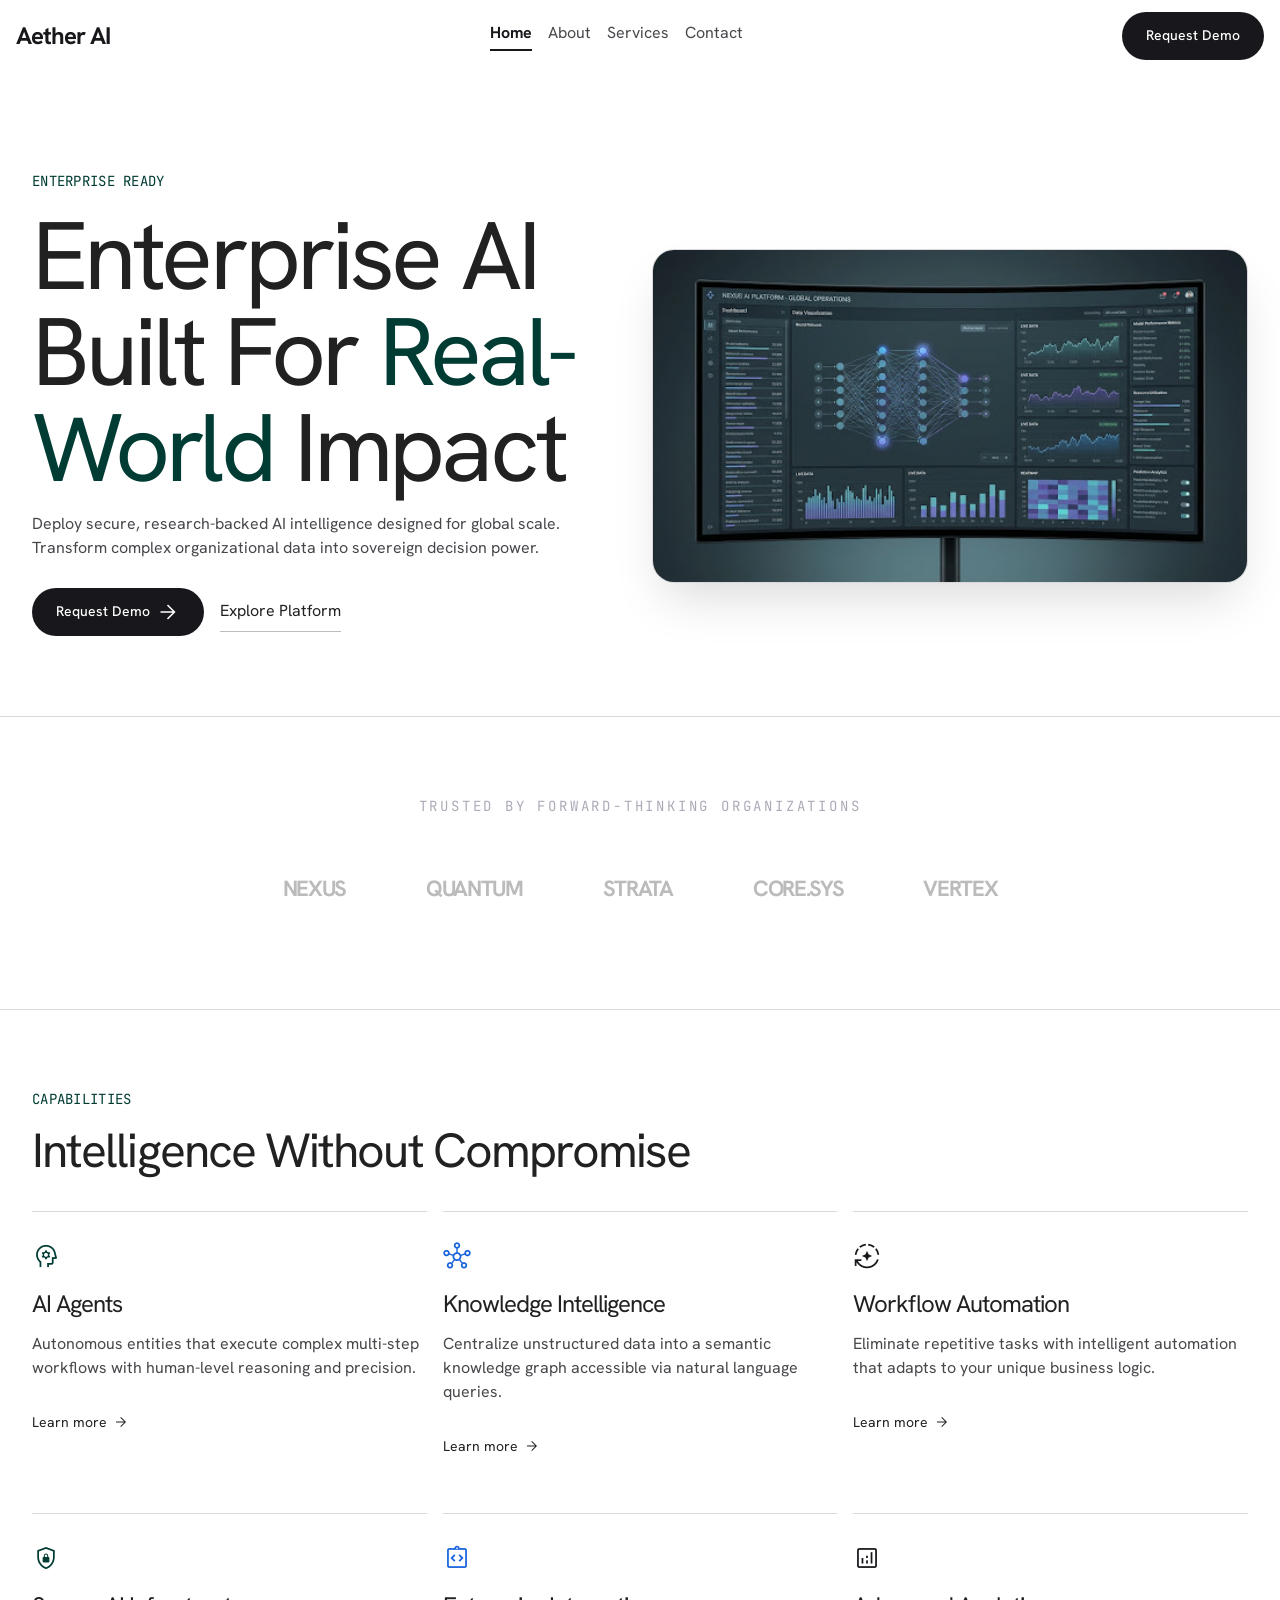
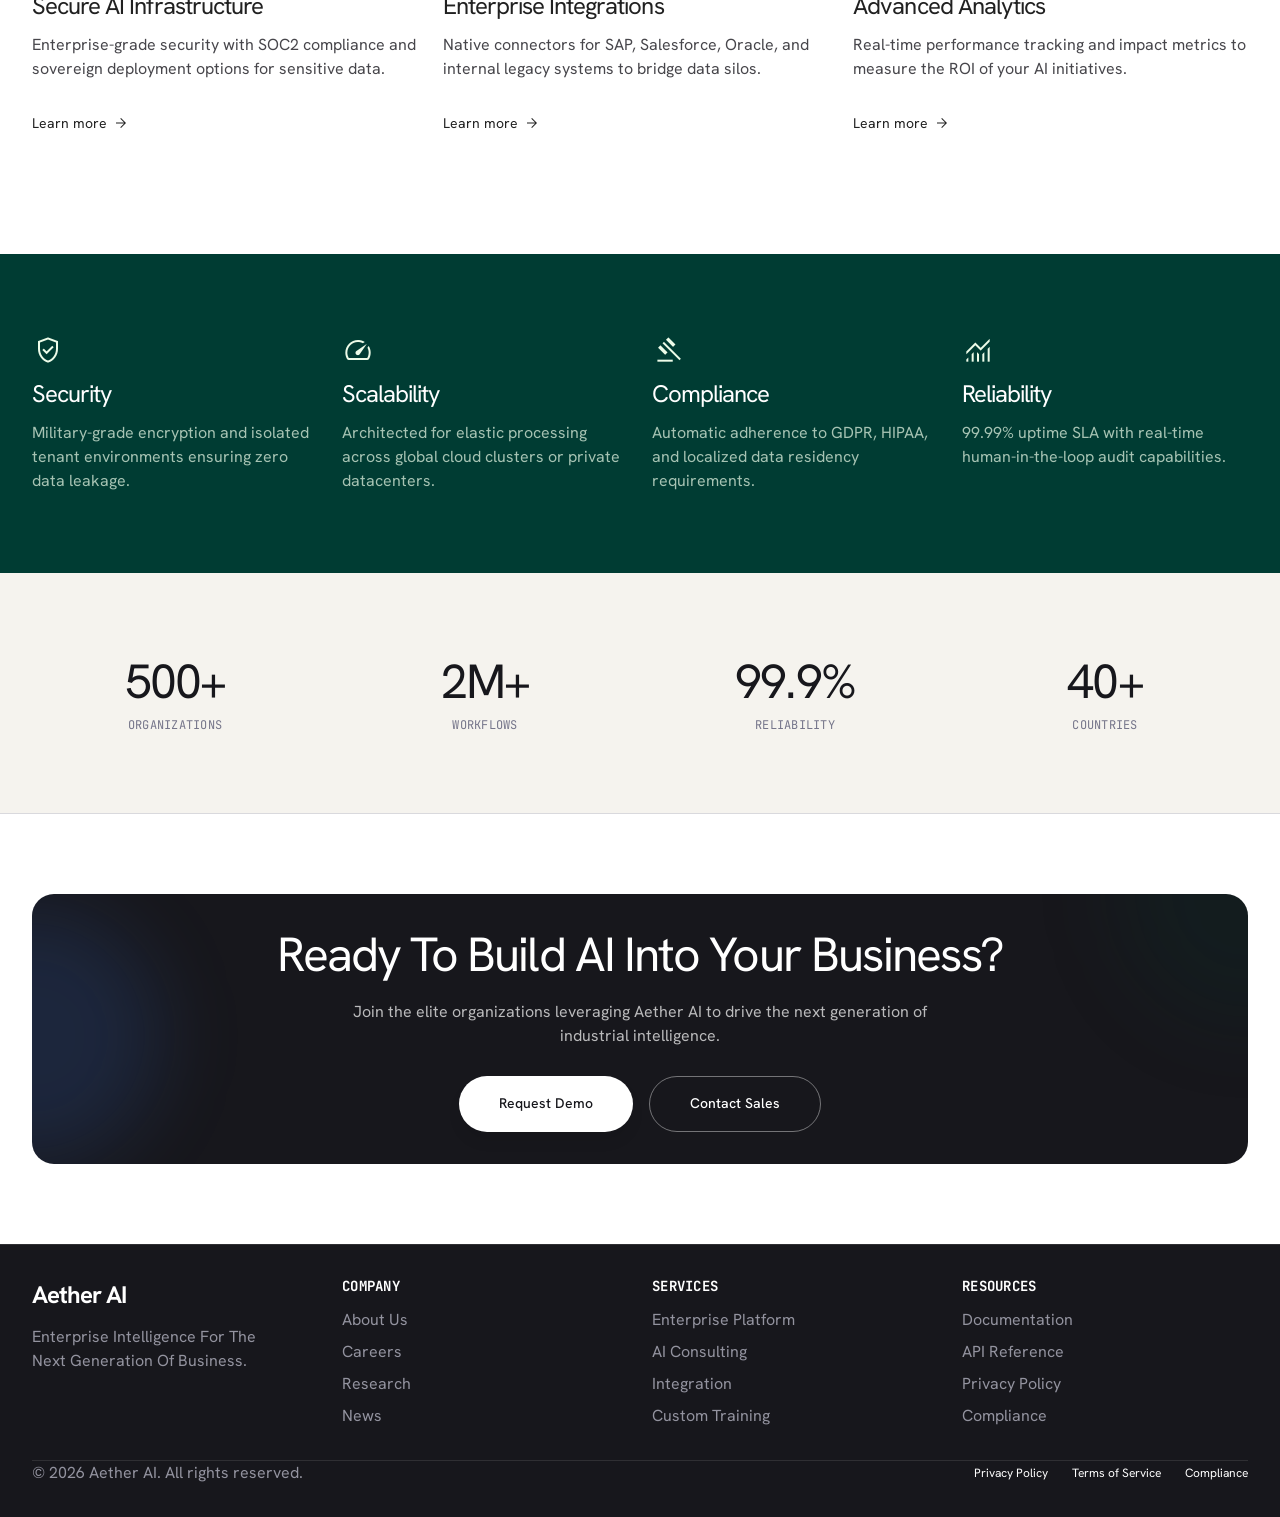
<file: index.html>
<!DOCTYPE html>
<html lang="en">
<head>
    <meta charset="utf-8">
    <meta name="viewport" content="width=device-width, initial-scale=1.0">
    <title>Aether AI | Enterprise Intelligence For The Next Generation</title>
    
    <!-- CSS Architecture -->
    <link rel="stylesheet" href="css/base.css">
    <link rel="stylesheet" href="css/layout.css">
    <link rel="stylesheet" href="css/utilities.css">
    <link rel="stylesheet" href="css/components.css">
    <link rel="stylesheet" href="css/pages.css">
    <link rel="stylesheet" href="css/responsive.css">
    <link rel="icon" type="image/svg+xml" href="assets/logo/favicon.svg">
    
    <!-- Meta tags for SEO -->
    <meta name="description" content="Aether AI is an enterprise-grade AI infrastructure platform. Deploy secure, research-backed sovereign AI solutions designed for global scale.">
</head>
<body>


    <!-- Navigation Header -->
    <nav class="nav-container" aria-label="Main Navigation">
        <div class="nav-inner">
            <a href="index.html" class="nav-logo" id="nav-logo-link">Aether AI</a>
            
            <div class="nav-links" id="desktop-nav-links">
                <a href="index.html" class="nav-link active" id="nav-home">Home</a>
                <a href="about.html" class="nav-link" id="nav-about">About</a>
                <a href="services.html" class="nav-link" id="nav-services">Services</a>
                <a href="contact.html" class="nav-link" id="nav-contact">Contact</a>
            </div>

            <div class="flex items-center gap-md">
                <a href="contact.html" class="btn-primary" id="nav-cta-btn">Request Demo</a>
                
                <!-- Hamburger Trigger for Mobile -->
                <button class="hamburger" aria-label="Toggle menu" id="mobile-nav-toggle">
                    <span></span>
                    <span></span>
                    <span></span>
                </button>
            </div>
        </div>
    </nav>

    <!-- Mobile Drawer Overlay -->
    <div class="mobile-drawer-overlay" id="mobile-drawer-overlay"></div>

    <!-- Mobile Navigation Drawer -->
    <aside class="mobile-drawer" id="mobile-drawer-container">
        <nav class="mobile-drawer-links" aria-label="Mobile Navigation">
            <a href="index.html" class="mobile-drawer-link active" id="mob-nav-home">Home</a>
            <a href="about.html" class="mobile-drawer-link" id="mob-nav-about">About</a>
            <a href="services.html" class="mobile-drawer-link" id="mob-nav-services">Services</a>
            <a href="contact.html" class="mobile-drawer-link" id="mob-nav-contact">Contact</a>
        </nav>
        <a href="contact.html" class="btn-primary" style="margin-top: auto; text-align: center;">Request Demo</a>
    </aside>

    <main class="page-main">
        
        <!-- Hero Section -->
        <header class="home-hero container" id="home-hero-section">
            <div class="grid grid-cols-12 gap-xl items-center">
                <div class="col-span-6 flex flex-col gap-lg">
                    <div class="inline-flex items-center gap-xs">
                        <span class="mono-label-caps text-secondary">Enterprise Ready</span>
                    </div>
                    <h1 class="hero-headline text-ink carved-look">
                        Enterprise AI Built For <span class="text-secondary">Real-World</span> Impact
                    </h1>
                    <p class="body-text-standard text-on-surface-variant" style="max-w: 540px;">
                        Deploy secure, research-backed AI intelligence designed for global scale. Transform complex organizational data into sovereign decision power.
                    </p>
                    <div class="flex flex-wrap items-center gap-lg mt-md">
                        <a href="contact.html" class="btn-primary">
                            Request Demo
                            <span class="material-symbols-outlined">arrow_forward</span>
                        </a>
                        <a href="services.html" class="btn-secondary">Explore Platform</a>
                    </div>
                </div>
                <div class="col-span-6 relative mt-xl">
                    <div class="hero-media-wrapper">
                        <img alt="Aether AI Sovereign Platform Control Interface Screenshot" class="w-full h-auto" src="assets/images/home/hero.png">
                    </div>
                </div>
            </div>
        </header>

        <!-- Trust Logo Section -->
        <section class="section-padding border-y border-hairline bg-canvas" id="trust-logos-section">
            <div class="container">
                <p class="mono-label-caps text-center text-slate-technical mb-xxl opacity-60" style="letter-spacing: 0.2em;">Trusted By Forward-Thinking Organizations</p>
                <div class="trust-logo-strip">
                    <div class="trust-logo">NEXUS</div>
                    <div class="trust-logo">QUANTUM</div>
                    <div class="trust-logo">STRATA</div>
                    <div class="trust-logo">CORE.SYS</div>
                    <div class="trust-logo">VERTEX</div>
                </div>
            </div>
        </section>

        <!-- Capabilities Section -->
        <section class="section-padding container" id="capabilities-section">
            <div class="flex flex-col gap-md mb-xxl">
                <span class="mono-label-caps text-secondary">Capabilities</span>
                <h2 class="section-heading-standard text-ink carved-look">Intelligence Without Compromise</h2>
            </div>
            <div class="grid grid-cols-3 gap-lg">
                
                <!-- Capability Card 1 -->
                <div class="capability-card" id="cap-agents">
                    <div class="capability-icon text-secondary">
                        <span class="material-symbols-outlined" style="font-size: 28px;">psychology</span>
                    </div>
                    <h3 class="feature-heading text-ink carved-look">AI Agents</h3>
                    <p class="body-text-standard text-on-surface-variant">Autonomous entities that execute complex multi-step workflows with human-level reasoning and precision.</p>
                    <a href="services.html" class="btn-secondary">
                        Learn more 
                        <span class="material-symbols-outlined" style="font-size: 16px;">arrow_forward</span>
                    </a>
                </div>

                <!-- Capability Card 2 -->
                <div class="capability-card" id="cap-knowledge">
                    <div class="capability-icon" style="color: var(--color-action-blue);">
                        <span class="material-symbols-outlined" style="font-size: 28px;">hub</span>
                    </div>
                    <h3 class="feature-heading text-ink carved-look">Knowledge Intelligence</h3>
                    <p class="body-text-standard text-on-surface-variant">Centralize unstructured data into a semantic knowledge graph accessible via natural language queries.</p>
                    <a href="services.html" class="btn-secondary">
                        Learn more 
                        <span class="material-symbols-outlined" style="font-size: 16px;">arrow_forward</span>
                    </a>
                </div>

                <!-- Capability Card 3 -->
                <div class="capability-card" id="cap-workflow">
                    <div class="capability-icon text-primary">
                        <span class="material-symbols-outlined" style="font-size: 28px;">auto_mode</span>
                    </div>
                    <h3 class="feature-heading text-ink carved-look">Workflow Automation</h3>
                    <p class="body-text-standard text-on-surface-variant">Eliminate repetitive tasks with intelligent automation that adapts to your unique business logic.</p>
                    <a href="services.html" class="btn-secondary">
                        Learn more 
                        <span class="material-symbols-outlined" style="font-size: 16px;">arrow_forward</span>
                    </a>
                </div>

                <!-- Capability Card 4 -->
                <div class="capability-card" id="cap-security">
                    <div class="capability-icon text-secondary">
                        <span class="material-symbols-outlined" style="font-size: 28px;">shield_lock</span>
                    </div>
                    <h3 class="feature-heading text-ink carved-look">Secure AI Infrastructure</h3>
                    <p class="body-text-standard text-on-surface-variant">Enterprise-grade security with SOC2 compliance and sovereign deployment options for sensitive data.</p>
                    <a href="services.html" class="btn-secondary">
                        Learn more 
                        <span class="material-symbols-outlined" style="font-size: 16px;">arrow_forward</span>
                    </a>
                </div>

                <!-- Capability Card 5 -->
                <div class="capability-card" id="cap-integrations">
                    <div class="capability-icon" style="color: var(--color-action-blue);">
                        <span class="material-symbols-outlined" style="font-size: 28px;">integration_instructions</span>
                    </div>
                    <h3 class="feature-heading text-ink carved-look">Enterprise Integrations</h3>
                    <p class="body-text-standard text-on-surface-variant">Native connectors for SAP, Salesforce, Oracle, and internal legacy systems to bridge data silos.</p>
                    <a href="services.html" class="btn-secondary">
                        Learn more 
                        <span class="material-symbols-outlined" style="font-size: 16px;">arrow_forward</span>
                    </a>
                </div>

                <!-- Capability Card 6 -->
                <div class="capability-card" id="cap-analytics">
                    <div class="capability-icon text-primary">
                        <span class="material-symbols-outlined" style="font-size: 28px;">analytics</span>
                    </div>
                    <h3 class="feature-heading text-ink carved-look">Advanced Analytics</h3>
                    <p class="body-text-standard text-on-surface-variant">Real-time performance tracking and impact metrics to measure the ROI of your AI initiatives.</p>
                    <a href="services.html" class="btn-secondary">
                        Learn more 
                        <span class="material-symbols-outlined" style="font-size: 16px;">arrow_forward</span>
                    </a>
                </div>
            </div>
        </section>

        <!-- Dark Feature Band -->
        <section class="dark-feature-band" id="infrastructure-claims-section">
            <div class="container">
                <div class="grid grid-cols-4 gap-xl">
                    <div class="dark-feature-card">
                        <span class="material-symbols-outlined">verified_user</span>
                        <h4 class="feature-heading text-white carved-look">Security</h4>
                        <p class="body-text-standard">Military-grade encryption and isolated tenant environments ensuring zero data leakage.</p>
                    </div>
                    <div class="dark-feature-card">
                        <span class="material-symbols-outlined">speed</span>
                        <h4 class="feature-heading text-white carved-look">Scalability</h4>
                        <p class="body-text-standard">Architected for elastic processing across global cloud clusters or private datacenters.</p>
                    </div>
                    <div class="dark-feature-card">
                        <span class="material-symbols-outlined">gavel</span>
                        <h4 class="feature-heading text-white carved-look">Compliance</h4>
                        <p class="body-text-standard">Automatic adherence to GDPR, HIPAA, and localized data residency requirements.</p>
                    </div>
                    <div class="dark-feature-card">
                        <span class="material-symbols-outlined">monitoring</span>
                        <h4 class="feature-heading text-white carved-look">Reliability</h4>
                        <p class="body-text-standard">99.99% uptime SLA with real-time human-in-the-loop audit capabilities.</p>
                    </div>
                </div>
            </div>
        </section>

        <!-- Stats Section -->
        <section class="section-padding bg-surface-container-low border-b border-hairline" id="metrics-stats-section">
            <div class="container">
                <div class="stats-grid">
                    <div class="flex flex-col gap-xs">
                        <div class="section-heading-standard text-primary carved-look">500+</div>
                        <div class="mono-label-caps text-slate-technical" style="font-size: 12px;">Organizations</div>
                    </div>
                    <div class="flex flex-col gap-xs">
                        <div class="section-heading-standard text-primary carved-look">2M+</div>
                        <div class="mono-label-caps text-slate-technical" style="font-size: 12px;">Workflows</div>
                    </div>
                    <div class="flex flex-col gap-xs">
                        <div class="section-heading-standard text-primary carved-look">99.9%</div>
                        <div class="mono-label-caps text-slate-technical" style="font-size: 12px;">Reliability</div>
                    </div>
                    <div class="flex flex-col gap-xs">
                        <div class="section-heading-standard text-primary carved-look">40+</div>
                        <div class="mono-label-caps text-slate-technical" style="font-size: 12px;">Countries</div>
                    </div>
                </div>
            </div>
        </section>

        <!-- Success Stories Section Placeholder -->
        <!-- Matches the structure and vertical spacing exactly -->

        <!-- Final CTA -->
        <section class="section-padding container" id="final-cta-section">
            <div class="home-cta-card">
                <h2 class="section-heading-standard text-white carved-look" style="max-width: 800px; position: relative; z-index: 10;">
                    Ready To Build AI Into Your Business?
                </h2>
                <p class="body-text-standard text-white opacity-70" style="max-width: 600px; position: relative; z-index: 10;">
                    Join the elite organizations leveraging Aether AI to drive the next generation of industrial intelligence.
                </p>
                <div class="flex flex-wrap gap-lg mt-md justify-center" style="position: relative; z-index: 10; width: 100%;">
                    <a href="contact.html" class="btn-primary" style="background-color: var(--color-canvas); color: var(--color-primary); padding: 16px 40px; box-shadow: 0 10px 15px -3px rgba(0,0,0,0.1);">Request Demo</a>
                    <a href="contact.html" class="btn-pill-outline" style="border-color: rgba(255,255,255,0.4); color: var(--color-on-primary); padding: 16px 40px;">Contact Sales</a>
                </div>
            </div>
        </section>

    </main>

    <!-- Footer -->
    <footer class="border-t border-hairline bg-primary text-white py-xxl" aria-label="Footer Navigation" style="border-top-color: rgba(255,255,255,0.1);">
        <div class="container">
            <div class="grid grid-cols-4 gap-xl">
                <div class="flex flex-col gap-md">
                    <span class="nav-logo text-white" style="font-size: 24px; color: #ffffff;">Aether AI</span>
                    <p class="body-text-standard text-muted-slate" style="max-width: 240px;">
                        Enterprise Intelligence For The Next Generation Of Business.
                    </p>
                </div>
                <div class="flex flex-col gap-md">
                    <h5 class="mono-label-caps text-white font-bold" style="color: #ffffff;">Company</h5>
                    <ul class="flex flex-col gap-sm" style="list-style: none;">
                        <li><a href="about.html" class="body-text-standard text-muted-slate hover:text-white">About Us</a></li>
                        <li><a href="about.html" class="body-text-standard text-muted-slate hover:text-white">Careers</a></li>
                        <li><a href="about.html" class="body-text-standard text-muted-slate hover:text-white">Research</a></li>
                        <li><a href="about.html" class="body-text-standard text-muted-slate hover:text-white">News</a></li>
                    </ul>
                </div>
                <div class="flex flex-col gap-md">
                    <h5 class="mono-label-caps text-white font-bold" style="color: #ffffff;">Services</h5>
                    <ul class="flex flex-col gap-sm" style="list-style: none;">
                        <li><a href="services.html" class="body-text-standard text-muted-slate hover:text-white">Enterprise Platform</a></li>
                        <li><a href="services.html" class="body-text-standard text-muted-slate hover:text-white">AI Consulting</a></li>
                        <li><a href="services.html" class="body-text-standard text-muted-slate hover:text-white">Integration</a></li>
                        <li><a href="services.html" class="body-text-standard text-muted-slate hover:text-white">Custom Training</a></li>
                    </ul>
                </div>
                <div class="flex flex-col gap-md">
                    <h5 class="mono-label-caps text-white font-bold" style="color: #ffffff;">Resources</h5>
                    <ul class="flex flex-col gap-sm" style="list-style: none;">
                        <li><a href="services.html" class="body-text-standard text-muted-slate hover:text-white">Documentation</a></li>
                        <li><a href="services.html" class="body-text-standard text-muted-slate hover:text-white">API Reference</a></li>
                        <li><a href="about.html" class="body-text-standard text-muted-slate hover:text-white">Privacy Policy</a></li>
                        <li><a href="about.html" class="body-text-standard text-muted-slate hover:text-white">Compliance</a></li>
                    </ul>
                </div>
            </div>
            
            <div class="grid grid-cols-4 gap-xl pt-xl mt-xxl border-t" style="border-top-color: rgba(255, 255, 255, 0.1);">
                <div class="col-span-12 flex justify-between items-center gap-md">
                    <p class="body-text text-micro text-muted-slate">© 2026 Aether AI. All rights reserved.</p>
                    <div class="flex gap-xl" style="font-family: var(--font-body); font-size: 12px; color: var(--color-muted-slate);">
                        <a href="about.html" class="hover:text-white">Privacy Policy</a>
                        <a href="about.html" class="hover:text-white">Terms of Service</a>
                        <a href="about.html" class="hover:text-white">Compliance</a>
                    </div>
                </div>
            </div>
        </div>
    </footer>

    <!-- JavaScript Modules -->
    <script src="js/navigation.js"></script>
    <script src="js/forms.js"></script>
    <script src="js/animations.js"></script>
    <script src="js/main.js"></script>
</body>
</html>
</file>
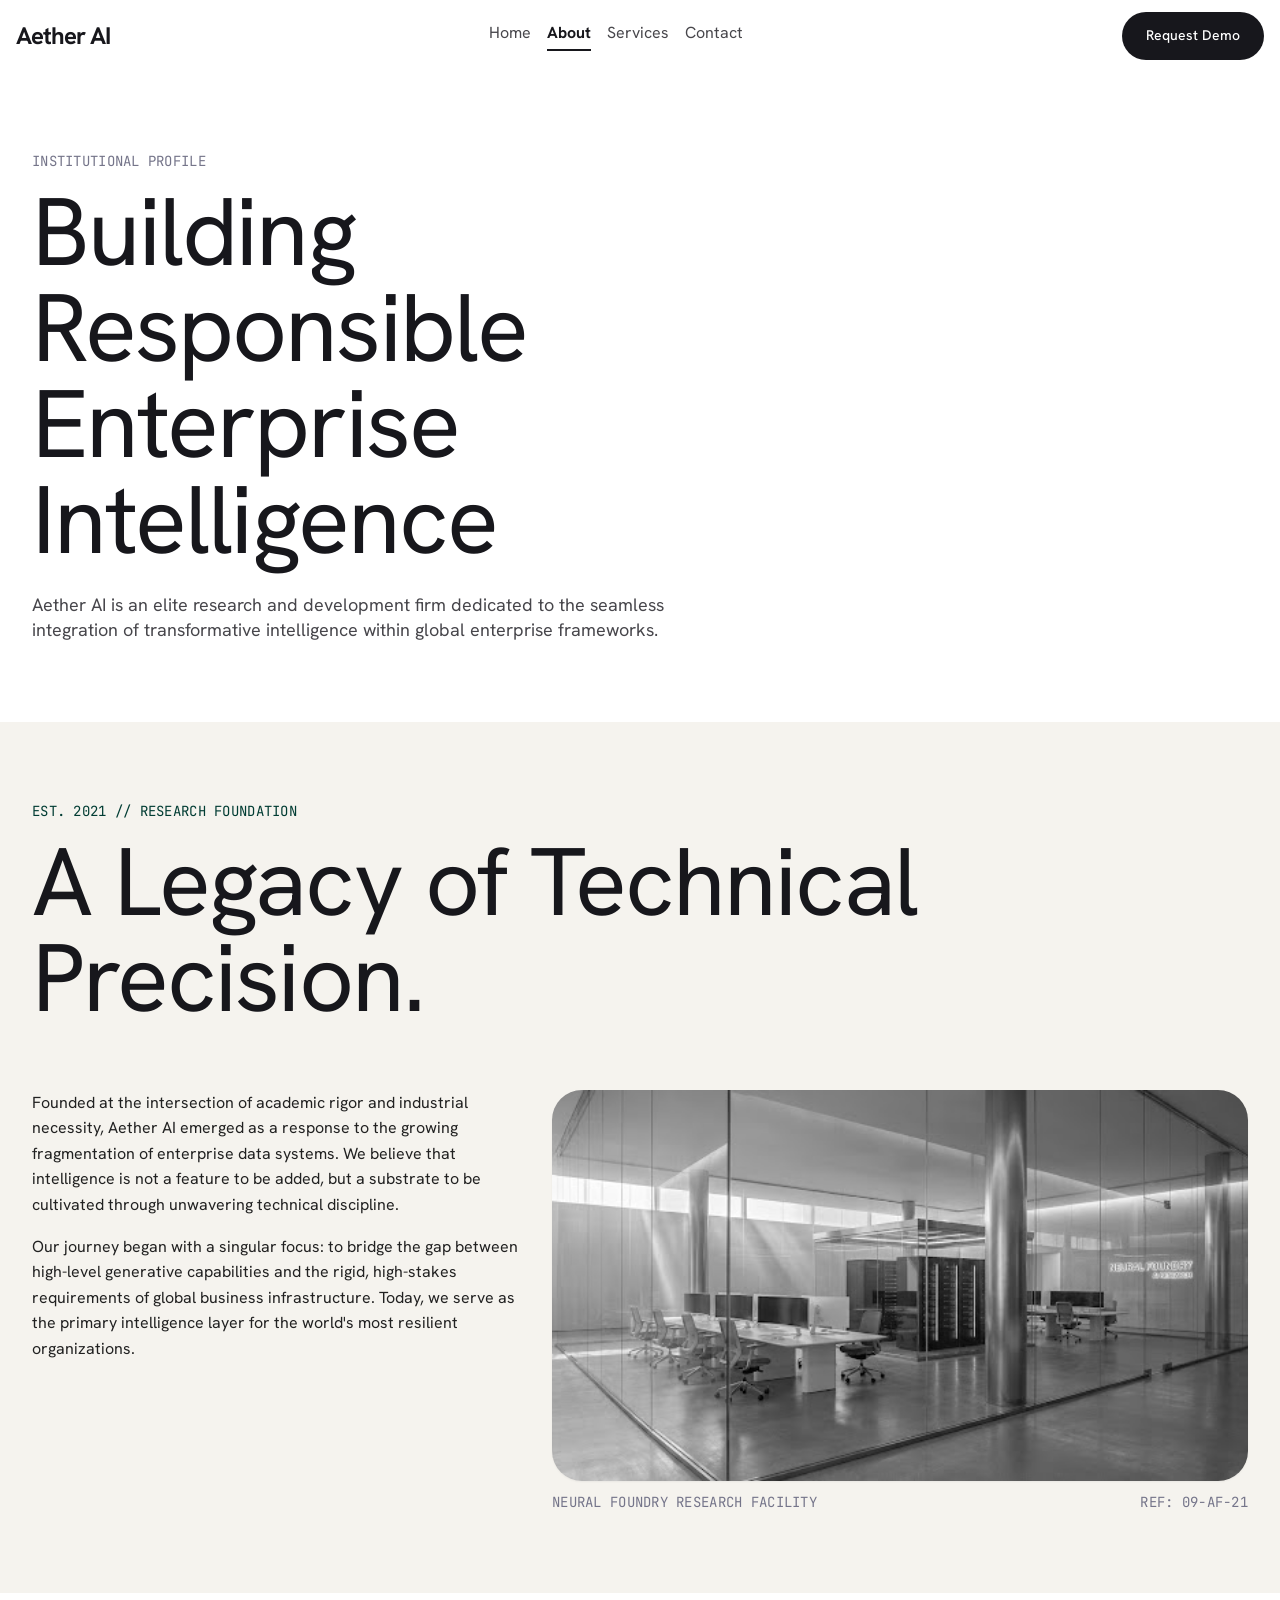
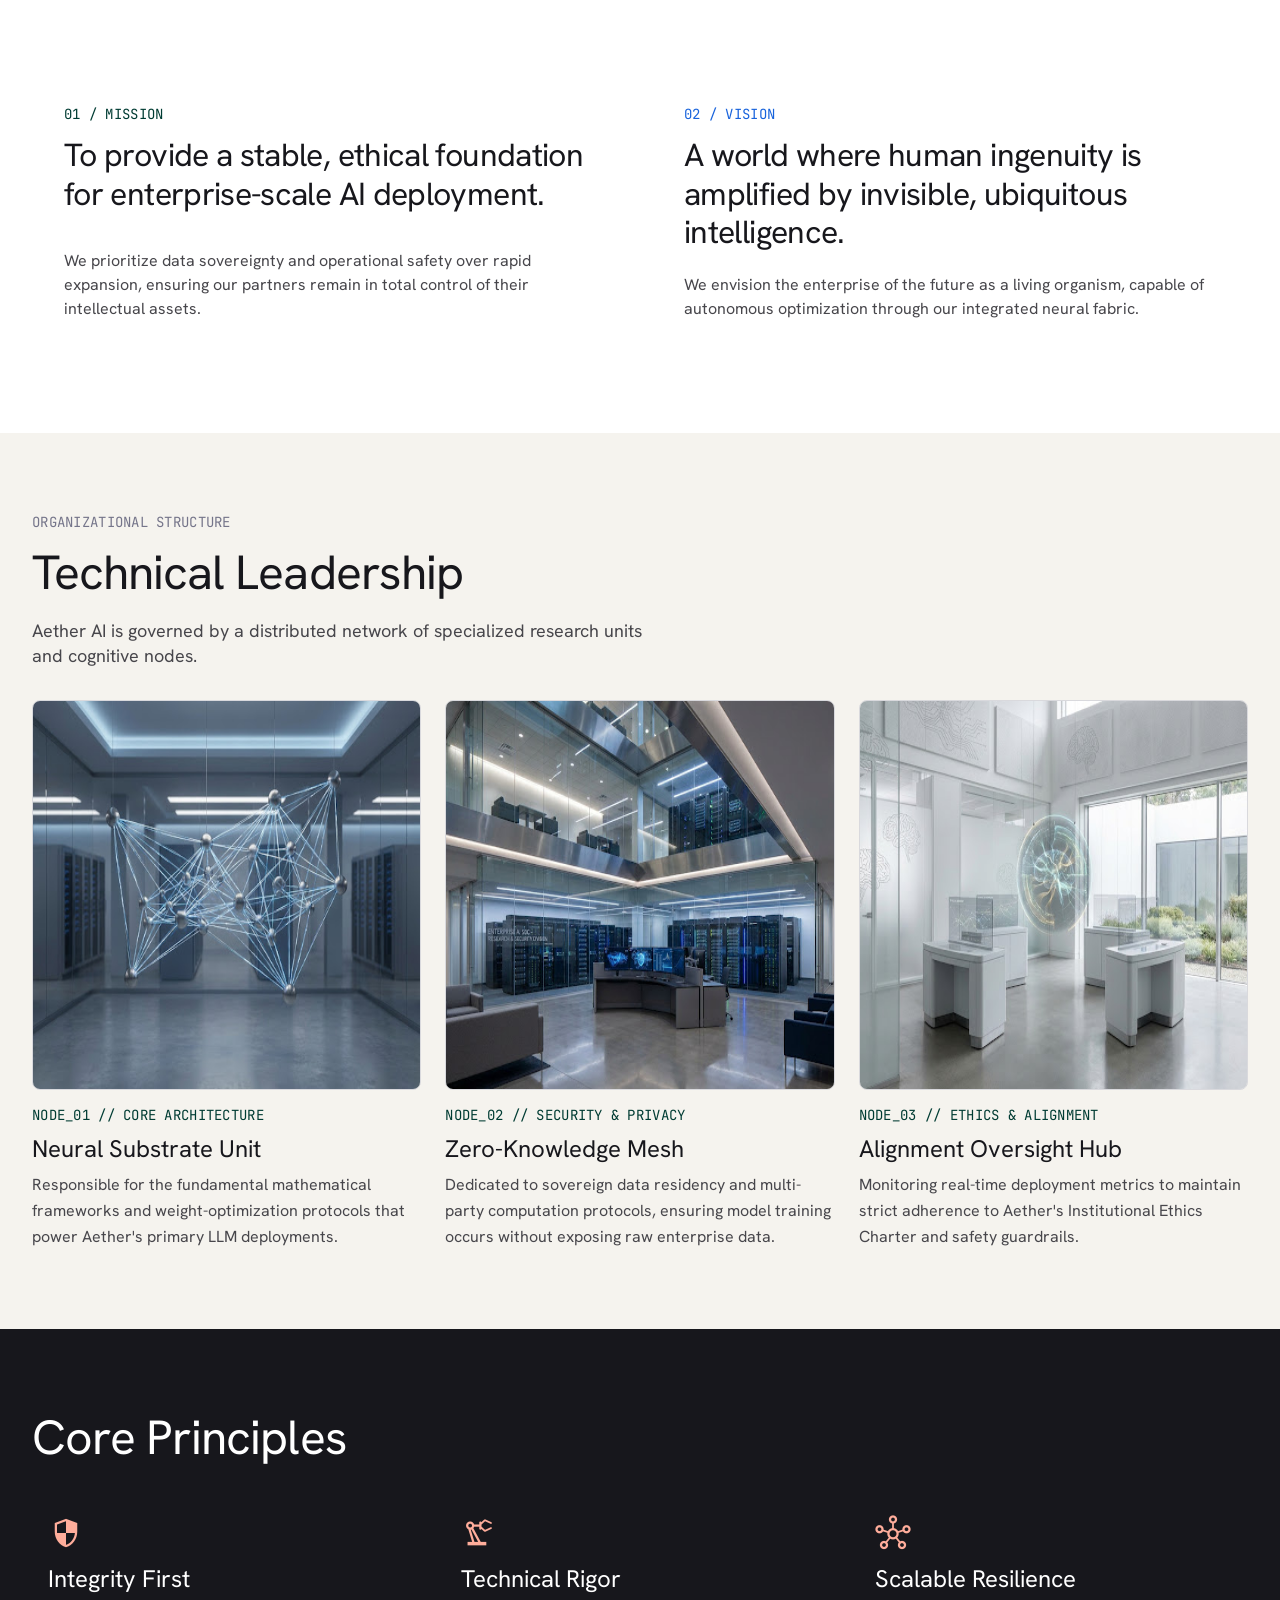
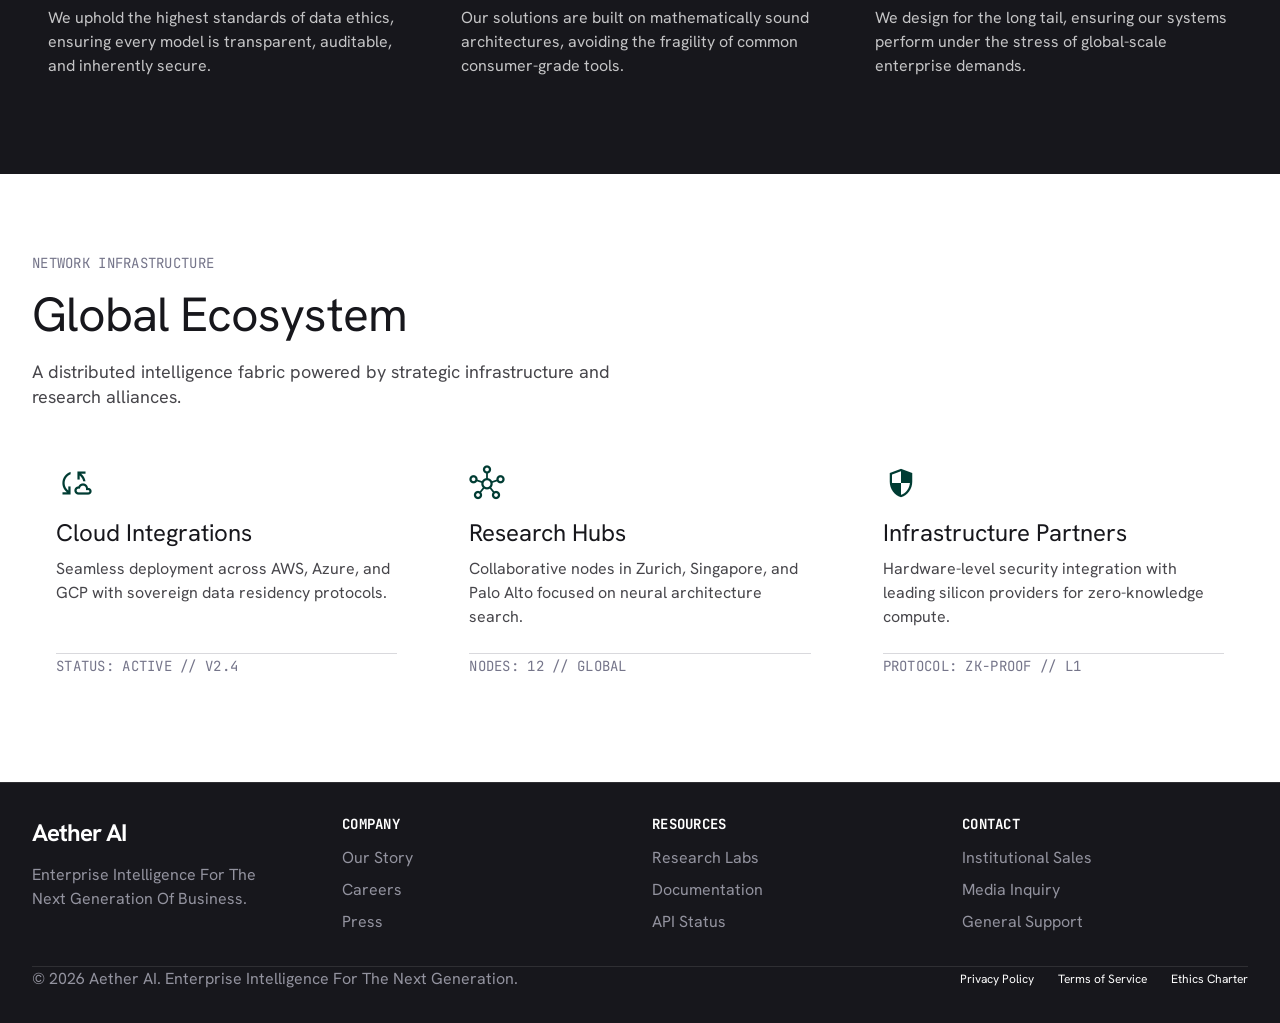
<file: about.html>
<!DOCTYPE html>
<html lang="en">
<head>
    <meta charset="utf-8">
    <meta name="viewport" content="width=device-width, initial-scale=1.0">
    <title>About | Aether AI</title>
    
    <!-- CSS Architecture -->
    <link rel="stylesheet" href="css/base.css">
    <link rel="stylesheet" href="css/layout.css">
    <link rel="stylesheet" href="css/utilities.css">
    <link rel="stylesheet" href="css/components.css">
    <link rel="stylesheet" href="css/pages.css">
    <link rel="stylesheet" href="css/responsive.css">
    <link rel="icon" type="image/svg+xml" href="assets/logo/favicon.svg">
    
    <!-- Meta tags for SEO -->
    <meta name="description" content="Learn about Aether AI, our technical leadership, ethical mission, and neural research substrate nodes.">
</head>
<body class="bg-surface text-ink">

    <!-- Navigation Header -->
    <nav class="nav-container" aria-label="Main Navigation">
        <div class="nav-inner">
            <a href="index.html" class="nav-logo" id="nav-logo-link">Aether AI</a>
            
            <div class="nav-links" id="desktop-nav-links">
                <a href="index.html" class="nav-link" id="nav-home">Home</a>
                <a href="about.html" class="nav-link active" id="nav-about">About</a>
                <a href="services.html" class="nav-link" id="nav-services">Services</a>
                <a href="contact.html" class="nav-link" id="nav-contact">Contact</a>
            </div>

            <div class="flex items-center gap-md">
                <a href="contact.html" class="btn-primary" id="nav-cta-btn">Request Demo</a>
                
                <!-- Hamburger Trigger for Mobile -->
                <button class="hamburger" aria-label="Toggle menu" id="mobile-nav-toggle">
                    <span></span>
                    <span></span>
                    <span></span>
                </button>
            </div>
        </div>
    </nav>

    <!-- Mobile Drawer Overlay -->
    <div class="mobile-drawer-overlay" id="mobile-drawer-overlay"></div>

    <!-- Mobile Navigation Drawer -->
    <aside class="mobile-drawer" id="mobile-drawer-container">
        <nav class="mobile-drawer-links" aria-label="Mobile Navigation">
            <a href="index.html" class="mobile-drawer-link" id="mob-nav-home">Home</a>
            <a href="about.html" class="mobile-drawer-link active" id="mob-nav-about">About</a>
            <a href="services.html" class="mobile-drawer-link" id="mob-nav-services">Services</a>
            <a href="contact.html" class="mobile-drawer-link" id="mob-nav-contact">Contact</a>
        </nav>
        <a href="contact.html" class="btn-primary" style="margin-top: auto; text-align: center;">Request Demo</a>
    </aside>

    <main class="page-main">
        
        <!-- Hero Section -->
        <header class="about-hero container">
            <div style="max-width: 800px;">
                <span class="mono-label text-slate-technical mb-md block">INSTITUTIONAL PROFILE</span>
                <h1 class="hero-headline text-primary mb-xl tight-tracking">Building Responsible Enterprise Intelligence</h1>
                <p class="body-large text-on-surface-variant" style="max-width: 640px;">
                    Aether AI is an elite research and development firm dedicated to the seamless integration of transformative intelligence within global enterprise frameworks.
                </p>
            </div>
        </header>

        <!-- Company Story (Editorial Layout) -->
        <section class="section-padding bg-surface-container-low overflow-hidden">
            <div class="container">
                <div class="grid grid-cols-12 gap-xxl items-start">
                    <div class="col-span-12 mb-xxl">
                        <span class="mono-label text-secondary mb-md block uppercase tracking-[0.28px]">EST. 2021 // RESEARCH FOUNDATION</span>
                        <h2 class="hero-headline text-primary tight-tracking" style="max-width: 1000px;">A Legacy of Technical Precision.</h2>
                    </div>
                    <div class="col-span-5 flex flex-col gap-lg" style="gap: var(--spacing-lg);">
                        <p class="body-text text-ink" style="line-height: 1.6;">
                            Founded at the intersection of academic rigor and industrial necessity, Aether AI emerged as a response to the growing fragmentation of enterprise data systems. We believe that intelligence is not a feature to be added, but a substrate to be cultivated through unwavering technical discipline.
                        </p>
                        <p class="body-text text-ink" style="line-height: 1.6;">
                            Our journey began with a singular focus: to bridge the gap between high-level generative capabilities and the rigid, high-stakes requirements of global business infrastructure. Today, we serve as the primary intelligence layer for the world's most resilient organizations.
                        </p>
                    </div>
                    <div class="col-span-7">
                        <img alt="Modern minimalist architectural interior of a high-tech research lab foundry" class="w-full rounded-xl border border-hairline shadow-sm" style="aspect-ratio: 16/9; object-fit: cover; filter: grayscale(100%); transition: filter var(--transition-slow);" onmouseover="this.style.filter='grayscale(0)'" onmouseout="this.style.filter='grayscale(100%)'" src="assets/images/about/story.png">
                        <div class="mt-md flex justify-between">
                            <span class="mono-label text-micro text-slate-technical">NEURAL FOUNDRY RESEARCH FACILITY</span>
                            <span class="mono-label text-micro text-slate-technical">REF: 09-AF-21</span>
                        </div>
                    </div>
                </div>
            </div>
        </section>

        <!-- Mission & Vision -->
        <section class="section-padding container">
            <div class="grid grid-cols-2 gap-xl">
                
                <!-- Mission Card -->
                <div class="p-xxl border border-hairline rounded-xl bg-surface-container-lowest flex flex-col justify-between" style="min-height: 280px; transition: transform var(--transition-normal), box-shadow var(--transition-normal);" onmouseover="this.style.transform='translateY(-4px)'; this.style.boxShadow='0 20px 25px -5px rgba(0,0,0,0.05)';" onmouseout="this.style.transform='none'; this.style.boxShadow='none';">
                    <div>
                        <span class="mono-label text-secondary mb-md block uppercase tracking-[0.28px]">01 / MISSION</span>
                        <h3 class="card-heading text-primary mb-lg tight-tracking">To provide a stable, ethical foundation for enterprise-scale AI deployment.</h3>
                    </div>
                    <p class="body-text text-on-surface-variant">We prioritize data sovereignty and operational safety over rapid expansion, ensuring our partners remain in total control of their intellectual assets.</p>
                </div>

                <!-- Vision Card -->
                <div class="p-xxl border border-hairline rounded-xl bg-surface-container-lowest flex flex-col justify-between" style="min-height: 280px; transition: transform var(--transition-normal), box-shadow var(--transition-normal);" onmouseover="this.style.transform='translateY(-4px)'; this.style.boxShadow='0 20px 25px -5px rgba(0,0,0,0.05)';" onmouseout="this.style.transform='none'; this.style.boxShadow='none';">
                    <div>
                        <span class="mono-label" style="color: var(--color-action-blue); margin-bottom: var(--spacing-md); display: block; text-transform: uppercase; letter-spacing: 0.28px;">02 / VISION</span>
                        <h3 class="card-heading text-primary mb-lg tight-tracking">A world where human ingenuity is amplified by invisible, ubiquitous intelligence.</h3>
                    </div>
                    <p class="body-text text-on-surface-variant">We envision the enterprise of the future as a living organism, capable of autonomous optimization through our integrated neural fabric.</p>
                </div>
            </div>
        </section>

        <!-- Technical Leadership -->
        <section class="section-padding bg-surface-container-low">
            <div class="container">
                <div class="mb-xxl">
                    <span class="mono-label text-slate-technical mb-md block tracking-[0.28px]">ORGANIZATIONAL STRUCTURE</span>
                    <h2 class="section-heading text-primary tight-tracking">Technical Leadership</h2>
                    <p class="body-large text-on-surface-variant mt-lg" style="max-width: 640px;">Aether AI is governed by a distributed network of specialized research units and cognitive nodes.</p>
                </div>
                
                <div class="leadership-grid">
                    
                    <!-- Node 01 -->
                    <div class="group flex flex-col gap-lg">
                        <div class="leader-node-img">
                            <img alt="Substrate Core Visual Renders" src="assets/images/about/node01.png">
                        </div>
                        <div class="flex flex-col gap-sm">
                            <span class="mono-label text-secondary uppercase block tracking-[0.28px]">NODE_01 // CORE ARCHITECTURE</span>
                            <h4 class="feature-heading text-primary">Neural Substrate Unit</h4>
                            <p class="body-text text-on-surface-variant" style="line-height: 1.6;">Responsible for the fundamental mathematical frameworks and weight-optimization protocols that power Aether's primary LLM deployments.</p>
                        </div>
                    </div>

                    <!-- Node 02 -->
                    <div class="group flex flex-col gap-lg">
                        <div class="leader-node-img">
                            <img alt="Sovereign Network Mesh Visual Renders" src="assets/images/about/node02.png">
                        </div>
                        <div class="flex flex-col gap-sm">
                            <span class="mono-label text-secondary uppercase block tracking-[0.28px]">NODE_02 // SECURITY & PRIVACY</span>
                            <h4 class="feature-heading text-primary">Zero-Knowledge Mesh</h4>
                            <p class="body-text text-on-surface-variant" style="line-height: 1.6;">Dedicated to sovereign data residency and multi-party computation protocols, ensuring model training occurs without exposing raw enterprise data.</p>
                        </div>
                    </div>

                    <!-- Node 03 -->
                    <div class="group flex flex-col gap-lg">
                        <div class="leader-node-img">
                            <img alt="Ethics Substrate Mesh Visual Renders" src="assets/images/about/node03.png">
                        </div>
                        <div class="flex flex-col gap-sm">
                            <span class="mono-label text-secondary uppercase block tracking-[0.28px]">NODE_03 // ETHICS & ALIGNMENT</span>
                            <h4 class="feature-heading text-primary">Alignment Oversight Hub</h4>
                            <p class="body-text text-on-surface-variant" style="line-height: 1.6;">Monitoring real-time deployment metrics to maintain strict adherence to Aether's Institutional Ethics Charter and safety guardrails.</p>
                        </div>
                    </div>
                </div>
            </div>
        </section>

        <!-- Core Principles -->
        <section class="section-padding bg-primary text-white">
            <div class="container">
                <h2 class="section-heading mb-xxl tight-tracking">Core Principles</h2>
                <div class="grid grid-cols-3 gap-xl">
                    <div class="flex flex-col gap-md p-lg border rounded-xl" style="border-color: rgba(255,255,255,0.1); transition: background-color var(--transition-fast);" onmouseover="this.style.backgroundColor='rgba(255,255,255,0.05)'" onmouseout="this.style.backgroundColor='transparent'">
                        <span class="material-symbols-outlined text-secondary-fixed-dim text-4xl" style="color: var(--color-coral-soft); font-size: 36px;">security</span>
                        <h4 class="feature-heading">Integrity First</h4>
                        <p class="body-text text-slate-technical" style="color: rgba(255, 255, 255, 0.75);">We uphold the highest standards of data ethics, ensuring every model is transparent, auditable, and inherently secure.</p>
                    </div>
                    <div class="flex flex-col gap-md p-lg border rounded-xl" style="border-color: rgba(255,255,255,0.1); transition: background-color var(--transition-fast);" onmouseover="this.style.backgroundColor='rgba(255,255,255,0.05)'" onmouseout="this.style.backgroundColor='transparent'">
                        <span class="material-symbols-outlined text-secondary-fixed-dim text-4xl" style="color: var(--color-coral-soft); font-size: 36px;">precision_manufacturing</span>
                        <h4 class="feature-heading">Technical Rigor</h4>
                        <p class="body-text text-slate-technical" style="color: rgba(255, 255, 255, 0.75);">Our solutions are built on mathematically sound architectures, avoiding the fragility of common consumer-grade tools.</p>
                    </div>
                    <div class="flex flex-col gap-md p-lg border rounded-xl" style="border-color: rgba(255,255,255,0.1); transition: background-color var(--transition-fast);" onmouseover="this.style.backgroundColor='rgba(255,255,255,0.05)'" onmouseout="this.style.backgroundColor='transparent'">
                        <span class="material-symbols-outlined text-secondary-fixed-dim text-4xl" style="color: var(--color-coral-soft); font-size: 36px;">hub</span>
                        <h4 class="feature-heading">Scalable Resilience</h4>
                        <p class="body-text text-slate-technical" style="color: rgba(255, 255, 255, 0.75);">We design for the long tail, ensuring our systems perform under the stress of global-scale enterprise demands.</p>
                    </div>
                </div>
            </div>
        </section>

        <!-- Global Ecosystem Section -->
        <section class="section-padding container">
            <div class="mb-xxl">
                <span class="mono-label text-slate-technical mb-md block tracking-[0.28px]">NETWORK INFRASTRUCTURE</span>
                <h2 class="section-heading text-primary tight-tracking">Global Ecosystem</h2>
                <p class="body-large text-on-surface-variant mt-lg" style="max-width: 640px;">A distributed intelligence fabric powered by strategic infrastructure and research alliances.</p>
            </div>
            
            <div class="grid grid-cols-3 gap-xl">
                
                <!-- Ecosystem Card 1 -->
                <div class="p-xl border border-hairline rounded-xl bg-surface-container-lowest flex flex-col justify-between" style="min-height: 240px; transition: all var(--transition-normal);" onmouseover="this.style.transform='translateY(-4px)'; this.style.boxShadow='0 20px 25px -5px rgba(0,0,0,0.05)';" onmouseout="this.style.transform='none'; this.style.boxShadow='none';">
                    <div class="flex flex-col gap-sm">
                        <span class="material-symbols-outlined text-secondary" style="font-size: 36px; margin-bottom: var(--spacing-sm);">cloud_sync</span>
                        <h4 class="feature-heading text-primary">Cloud Integrations</h4>
                        <p class="body-text text-on-surface-variant">Seamless deployment across AWS, Azure, and GCP with sovereign data residency protocols.</p>
                    </div>
                    <div class="pt-md border-t border-hairline" style="margin-top: var(--spacing-xl);">
                        <span class="mono-label text-micro text-slate-technical">STATUS: ACTIVE // V2.4</span>
                    </div>
                </div>

                <!-- Ecosystem Card 2 -->
                <div class="p-xl border border-hairline rounded-xl bg-surface-container-lowest flex flex-col justify-between" style="min-height: 240px; transition: all var(--transition-normal);" onmouseover="this.style.transform='translateY(-4px)'; this.style.boxShadow='0 20px 25px -5px rgba(0,0,0,0.05)';" onmouseout="this.style.transform='none'; this.style.boxShadow='none';">
                    <div class="flex flex-col gap-sm">
                        <span class="material-symbols-outlined text-secondary" style="font-size: 36px; margin-bottom: var(--spacing-sm);">hub</span>
                        <h4 class="feature-heading text-primary">Research Hubs</h4>
                        <p class="body-text text-on-surface-variant">Collaborative nodes in Zurich, Singapore, and Palo Alto focused on neural architecture search.</p>
                    </div>
                    <div class="pt-md border-t border-hairline" style="margin-top: var(--spacing-xl);">
                        <span class="mono-label text-micro text-slate-technical">NODES: 12 // GLOBAL</span>
                    </div>
                </div>

                <!-- Ecosystem Card 3 -->
                <div class="p-xl border border-hairline rounded-xl bg-surface-container-lowest flex flex-col justify-between" style="min-height: 240px; transition: all var(--transition-normal);" onmouseover="this.style.transform='translateY(-4px)'; this.style.boxShadow='0 20px 25px -5px rgba(0,0,0,0.05)';" onmouseout="this.style.transform='none'; this.style.boxShadow='none';">
                    <div class="flex flex-col gap-sm">
                        <span class="material-symbols-outlined text-secondary" style="font-size: 36px; margin-bottom: var(--spacing-sm);">security</span>
                        <h4 class="feature-heading text-primary">Infrastructure Partners</h4>
                        <p class="body-text text-on-surface-variant">Hardware-level security integration with leading silicon providers for zero-knowledge compute.</p>
                    </div>
                    <div class="pt-md border-t border-hairline" style="margin-top: var(--spacing-xl);">
                        <span class="mono-label text-micro text-slate-technical">PROTOCOL: ZK-PROOF // L1</span>
                    </div>
                </div>
            </div>
        </section>

    </main>

    <!-- Footer -->
    <footer class="border-t border-hairline bg-primary text-white py-xxl" aria-label="Footer Navigation" style="border-top-color: rgba(255,255,255,0.1);">
        <div class="container">
            <div class="grid grid-cols-4 gap-xl">
                <div class="flex flex-col gap-md">
                    <span class="nav-logo text-white" style="font-size: 24px; color: #ffffff;">Aether AI</span>
                    <p class="body-text text-muted-slate" style="max-width: 240px;">
                        Enterprise Intelligence For The Next Generation Of Business.
                    </p>
                </div>
                <div class="flex flex-col gap-md">
                    <h5 class="mono-label text-white font-bold" style="color: #ffffff;">Company</h5>
                    <ul class="flex flex-col gap-sm" style="list-style: none;">
                        <li><a href="about.html" class="body-text text-muted-slate hover:text-white">Our Story</a></li>
                        <li><a href="about.html" class="body-text text-muted-slate hover:text-white">Careers</a></li>
                        <li><a href="about.html" class="body-text text-muted-slate hover:text-white">Press</a></li>
                    </ul>
                </div>
                <div class="flex flex-col gap-md">
                    <h5 class="mono-label text-white font-bold" style="color: #ffffff;">Resources</h5>
                    <ul class="flex flex-col gap-sm" style="list-style: none;">
                        <li><a href="services.html" class="body-text text-muted-slate hover:text-white">Research Labs</a></li>
                        <li><a href="services.html" class="body-text text-muted-slate hover:text-white">Documentation</a></li>
                        <li><a href="services.html" class="body-text text-muted-slate hover:text-white">API Status</a></li>
                    </ul>
                </div>
                <div class="flex flex-col gap-md">
                    <h5 class="mono-label text-white font-bold" style="color: #ffffff;">Contact</h5>
                    <ul class="flex flex-col gap-sm" style="list-style: none;">
                        <li><a href="contact.html" class="body-text text-muted-slate hover:text-white">Institutional Sales</a></li>
                        <li><a href="contact.html" class="body-text text-muted-slate hover:text-white">Media Inquiry</a></li>
                        <li><a href="contact.html" class="body-text text-muted-slate hover:text-white">General Support</a></li>
                    </ul>
                </div>
            </div>
            
            <div class="grid grid-cols-4 gap-xl pt-xl mt-xxl border-t" style="border-top-color: rgba(255, 255, 255, 0.1);">
                <div class="col-span-12 flex justify-between items-center gap-md">
                    <p class="body-text text-micro text-muted-slate">© 2026 Aether AI. Enterprise Intelligence For The Next Generation.</p>
                    <div class="flex gap-xl" style="font-family: var(--font-body); font-size: 12px; color: var(--color-muted-slate);">
                        <a href="about.html" class="hover:text-white">Privacy Policy</a>
                        <a href="about.html" class="hover:text-white">Terms of Service</a>
                        <a href="about.html" class="hover:text-white">Ethics Charter</a>
                    </div>
                </div>
            </div>
        </div>
    </footer>

    <!-- JavaScript Modules -->
    <script src="js/navigation.js"></script>
    <script src="js/forms.js"></script>
    <script src="js/animations.js"></script>
    <script src="js/main.js"></script>
</body>
</html>
</file>
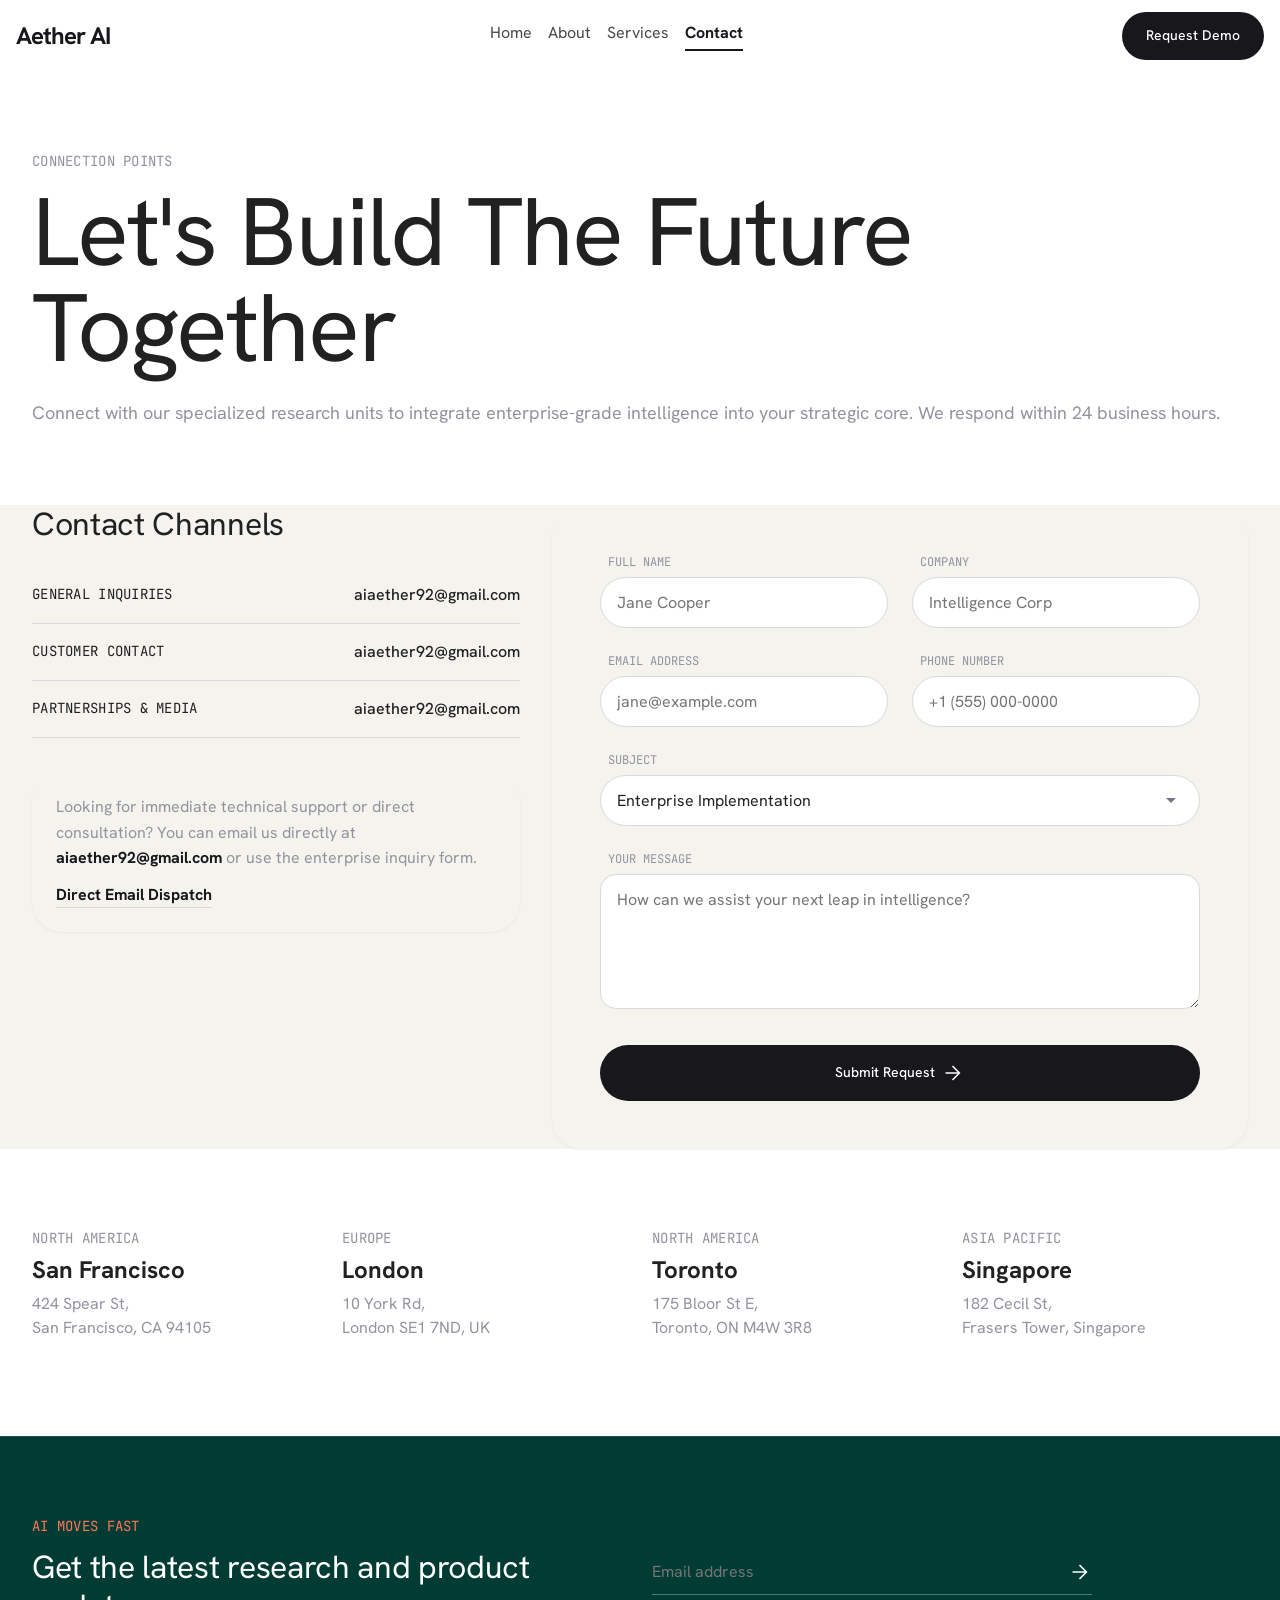
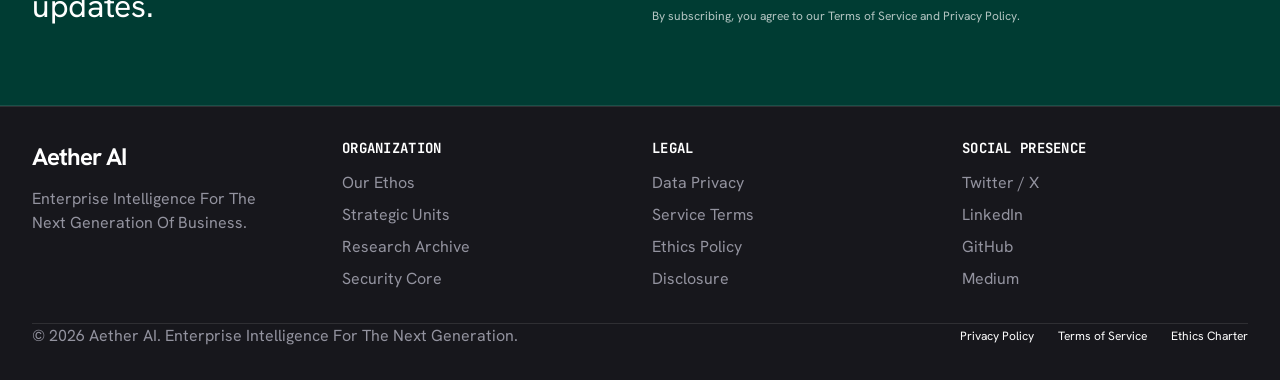
<file: contact.html>
<!DOCTYPE html>
<html lang="en">
<head>
    <meta charset="utf-8">
    <meta name="viewport" content="width=device-width, initial-scale=1.0">
    <title>Contact | Aether AI</title>
    
    <!-- CSS Architecture -->
    <link rel="stylesheet" href="css/base.css">
    <link rel="stylesheet" href="css/layout.css">
    <link rel="stylesheet" href="css/utilities.css">
    <link rel="stylesheet" href="css/components.css">
    <link rel="stylesheet" href="css/pages.css">
    <link rel="stylesheet" href="css/responsive.css">
    <link rel="icon" type="image/svg+xml" href="assets/logo/favicon.svg">
    
    <!-- Meta tags for SEO -->
    <meta name="description" content="Get in touch with Aether AI strategic units for enterprise implementation, partnerships, or custom research.">
</head>
<body class="bg-surface text-ink">

    <!-- Navigation Header -->
    <nav class="nav-container" aria-label="Main Navigation">
        <div class="nav-inner">
            <a href="index.html" class="nav-logo" id="nav-logo-link">Aether AI</a>
            
            <div class="nav-links" id="desktop-nav-links">
                <a href="index.html" class="nav-link" id="nav-home">Home</a>
                <a href="about.html" class="nav-link" id="nav-about">About</a>
                <a href="services.html" class="nav-link" id="nav-services">Services</a>
                <a href="contact.html" class="nav-link active" id="nav-contact">Contact</a>
            </div>

            <div class="flex items-center gap-md">
                <a href="contact.html" class="btn-primary" id="nav-cta-btn">Request Demo</a>
                
                <!-- Hamburger Trigger for Mobile -->
                <button class="hamburger" aria-label="Toggle menu" id="mobile-nav-toggle">
                    <span></span>
                    <span></span>
                    <span></span>
                </button>
            </div>
        </div>
    </nav>

    <!-- Mobile Drawer Overlay -->
    <div class="mobile-drawer-overlay" id="mobile-drawer-overlay"></div>

    <!-- Mobile Navigation Drawer -->
    <aside class="mobile-drawer" id="mobile-drawer-container">
        <nav class="mobile-drawer-links" aria-label="Mobile Navigation">
            <a href="index.html" class="mobile-drawer-link" id="mob-nav-home">Home</a>
            <a href="about.html" class="mobile-drawer-link" id="mob-nav-about">About</a>
            <a href="services.html" class="mobile-drawer-link" id="mob-nav-services">Services</a>
            <a href="contact.html" class="mobile-drawer-link active" id="mob-nav-contact">Contact</a>
        </nav>
        <a href="contact.html" class="btn-primary" style="margin-top: auto; text-align: center;">Request Demo</a>
    </aside>

    <main class="page-main">
        
        <!-- Hero Section -->
        <section class="section container">
            <span class="mono-label text-muted-slate mb-md block">Connection Points</span>
            <h1 class="hero-headline max-w-4xl mb-xl">Let's Build The Future Together</h1>
            <p class="body-large text-muted-slate max-w-2xl">Connect with our specialized research units to integrate enterprise-grade intelligence into your strategic core. We respond within 24 business hours.</p>
        </section>

        <!-- Form & Content Section -->
        <section class="bg-surface-container-low py-section">
            <div class="container grid grid-cols-12 gap-xxl items-start">
                
                <!-- Info Column (col-span-5) -->
                <div class="col-span-5 flex flex-col gap-xxl" style="gap: var(--spacing-xxl);">
                    <div>
                        <h2 class="card-heading mb-xl" style="font-weight: 400; line-height: 1.2;">Contact Channels</h2>
                        <div class="flex flex-col">
                            <a href="mailto:aiaether92@gmail.com?subject=General%20Inquiry" class="contact-channel-row" style="text-decoration: none;">
                                <span class="mono-label text-ink">General Inquiries</span>
                                <span class="body-text text-ink" style="font-weight: 500;">aiaether92@gmail.com</span>
                            </a>
                            <a href="mailto:aiaether92@gmail.com?subject=Customer%20Support" class="contact-channel-row" style="text-decoration: none;">
                                <span class="mono-label text-ink">Customer Contact</span>
                                <span class="body-text text-ink" style="font-weight: 500;">aiaether92@gmail.com</span>
                            </a>
                            <a href="mailto:aiaether92@gmail.com?subject=Partnership%20%26%20Media" class="contact-channel-row" style="text-decoration: none;">
                                <span class="mono-label text-ink">Partnerships &amp; Media</span>
                                <span class="body-text text-ink" style="font-weight: 500;">aiaether92@gmail.com</span>
                            </a>
                        </div>
                    </div>
                    
                    <div class="bg-white p-xl rounded-xl border border-light shadow-sm flex flex-col gap-md">
                        <p class="body-text text-muted-slate" style="line-height: 1.6;">Looking for immediate technical support or direct consultation? You can email us directly at <a href="mailto:aiaether92@gmail.com" class="text-primary font-bold hover:underline">aiaether92@gmail.com</a> or use the enterprise inquiry form.</p>
                        <a href="mailto:aiaether92@gmail.com?subject=Priority%20Inquiry" class="font-bold text-primary border-b border-primary pb-xxs hover:opacity-70 transition-opacity" style="align-self: flex-start; text-decoration: none;">Direct Email Dispatch</a>
                    </div>
                </div>

                <!-- Form Card (col-span-7) -->
                <div class="col-span-7 bg-white p-xl rounded-xl border border-light shadow-sm" style="padding: 48px;">
                    <form action="https://api.web3forms.com/submit" class="contact-form-grid" method="POST" novalidate id="contact-enterprise-form">
                        <input type="hidden" name="access_key" value="b447b4be-743a-4c6d-bf28-a9cc1f01115a">
                        <input type="hidden" name="from_name" value="Aether AI Contact Form">
                        <input type="hidden" name="subject" value="New Customer Inquiry - Aether AI">
                        
                        <!-- Full Name -->
                        <div class="form-group">
                            <label class="form-label" for="form-name">Full Name</label>
                            <input class="form-input" placeholder="Jane Cooper" type="text" id="form-name" name="name" required>
                        </div>
                        
                        <!-- Company -->
                        <div class="form-group">
                            <label class="form-label" for="form-company">Company</label>
                            <input class="form-input" placeholder="Intelligence Corp" type="text" id="form-company" name="company">
                        </div>
                        
                        <!-- Email -->
                        <div class="form-group">
                            <label class="form-label" for="form-email">Email Address</label>
                            <input class="form-input" placeholder="jane@example.com" type="email" id="form-email" name="email" required>
                        </div>
                        
                        <!-- Phone -->
                        <div class="form-group">
                            <label class="form-label" for="form-phone">Phone Number</label>
                            <input class="form-input" placeholder="+1 (555) 000-0000" type="tel" id="form-phone" name="phone">
                        </div>
                        
                        <!-- Subject -->
                        <div class="form-group col-span-2">
                            <label class="form-label" for="form-subject">Subject</label>
                            <div class="relative">
                                <select class="form-select" id="form-subject" name="subject">
                                    <option>Enterprise Implementation</option>
                                    <option>Custom Research Project</option>
                                    <option>Strategic Partnership</option>
                                    <option>General Inquiry</option>
                                </select>
                            </div>
                        </div>
                        
                        <!-- Message -->
                        <div class="form-group col-span-2">
                            <label class="form-label" for="form-message">Your Message</label>
                            <textarea class="form-textarea" placeholder="How can we assist your next leap in intelligence?" rows="5" id="form-message" name="message" required></textarea>
                        </div>
                        
                        <!-- Submit -->
                        <div class="col-span-2 mt-md">
                            <button class="btn-primary w-full md:w-auto" style="padding: 16px 64px;" type="submit" id="form-submit-btn">
                                Submit Request
                                <span class="material-symbols-outlined text-[18px]">arrow_forward</span>
                            </button>
                        </div>
                    </form>
                </div>
            </div>
        </section>

        <!-- Locations Section -->
        <section class="section container">
            <div class="grid grid-cols-4 gap-xl">
                <div class="location-card">
                    <span class="mono-label text-muted-slate text-[12px] block">North America</span>
                    <h4 class="feature-heading text-ink font-bold">San Francisco</h4>
                    <p class="body-text text-muted-slate">424 Spear St,<br>San Francisco, CA 94105</p>
                </div>
                <div class="location-card">
                    <span class="mono-label text-muted-slate text-[12px] block">Europe</span>
                    <h4 class="feature-heading text-ink font-bold">London</h4>
                    <p class="body-text text-muted-slate">10 York Rd,<br>London SE1 7ND, UK</p>
                </div>
                <div class="location-card">
                    <span class="mono-label text-muted-slate text-[12px] block">North America</span>
                    <h4 class="feature-heading text-ink font-bold">Toronto</h4>
                    <p class="body-text text-muted-slate">175 Bloor St E,<br>Toronto, ON M4W 3R8</p>
                </div>
                <div class="location-card" style="border-bottom: none;">
                    <span class="mono-label text-muted-slate text-[12px] block">Asia Pacific</span>
                    <h4 class="feature-heading text-ink font-bold">Singapore</h4>
                    <p class="body-text text-muted-slate">182 Cecil St,<br>Frasers Tower, Singapore</p>
                </div>
            </div>
        </section>

    </main>

    <!-- Newsletter Section -->
    <section class="section-padding bg-deep-green text-white" id="newsletter-section" style="border-top: 1px solid rgba(255,255,255,0.1); border-bottom: 1px solid rgba(255,255,255,0.1);">
        <div class="container">
            <div class="grid grid-cols-2 gap-xl items-end">
                <div class="flex flex-col gap-md">
                    <span class="mono-label text-coral" style="color: var(--color-coral);">AI moves fast</span>
                    <h3 class="card-heading" style="font-size: 32px; font-weight: 400; line-height: 1.2; letter-spacing: -0.32px;">Get the latest research and product updates.</h3>
                </div>
                <div class="flex flex-col">
                    <form class="footer-newsletter-form bg-deep-green" id="footer-newsletter">
                        <input class="footer-newsletter-input" placeholder="Email address" type="email" required>
                        <button class="footer-newsletter-btn" type="submit" aria-label="Subscribe">
                            <span class="material-symbols-outlined">arrow_forward</span>
                        </button>
                    </form>
                    <p class="body-text" style="font-size: 12px; margin-top: var(--spacing-md); color: rgba(255, 255, 255, 0.7);">By subscribing, you agree to our Terms of Service and Privacy Policy.</p>
                </div>
            </div>
        </div>
    </section>

    <!-- Footer -->
    <footer class="border-t border-hairline bg-primary text-white py-xxl" aria-label="Footer Navigation" style="border-top-color: rgba(255,255,255,0.1);">
        <div class="container">
            
            <!-- Footer columns -->
            <div class="grid grid-cols-4 gap-xl">
                <div class="flex flex-col gap-md">
                    <span class="nav-logo text-white" style="font-size: 24px; color: #ffffff;">Aether AI</span>
                    <p class="body-text text-muted-slate" style="max-width: 240px;">
                        Enterprise Intelligence For The Next Generation Of Business.
                    </p>
                </div>
                <div class="flex flex-col gap-md">
                    <h5 class="mono-label text-white font-bold" style="color: #ffffff;">Organization</h5>
                    <ul class="flex flex-col gap-sm" style="list-style: none;">
                        <li><a href="about.html" class="body-text text-muted-slate hover:text-white">Our Ethos</a></li>
                        <li><a href="about.html" class="body-text text-muted-slate hover:text-white">Strategic Units</a></li>
                        <li><a href="about.html" class="body-text text-muted-slate hover:text-white">Research Archive</a></li>
                        <li><a href="about.html" class="body-text text-muted-slate hover:text-white">Security Core</a></li>
                    </ul>
                </div>
                <div class="flex flex-col gap-md">
                    <h5 class="mono-label text-white font-bold" style="color: #ffffff;">Legal</h5>
                    <ul class="flex flex-col gap-sm" style="list-style: none;">
                        <li><a href="about.html" class="body-text text-muted-slate hover:text-white">Data Privacy</a></li>
                        <li><a href="about.html" class="body-text text-muted-slate hover:text-white">Service Terms</a></li>
                        <li><a href="about.html" class="body-text text-muted-slate hover:text-white">Ethics Policy</a></li>
                        <li><a href="about.html" class="body-text text-muted-slate hover:text-white">Disclosure</a></li>
                    </ul>
                </div>
                <div class="flex flex-col gap-md">
                    <h5 class="mono-label text-white font-bold" style="color: #ffffff;">Social Presence</h5>
                    <ul class="flex flex-col gap-sm" style="list-style: none;">
                        <li><a href="#" class="body-text text-muted-slate hover:text-white">Twitter / X</a></li>
                        <li><a href="#" class="body-text text-muted-slate hover:text-white">LinkedIn</a></li>
                        <li><a href="#" class="body-text text-muted-slate hover:text-white">GitHub</a></li>
                        <li><a href="#" class="body-text text-muted-slate hover:text-white">Medium</a></li>
                    </ul>
                </div>
            </div>
            
            <div class="grid grid-cols-4 gap-xl pt-xl mt-xxl border-t" style="border-top-color: rgba(255, 255, 255, 0.1);">
                <div class="col-span-12 flex justify-between items-center gap-md">
                    <p class="body-text text-micro text-muted-slate">© 2026 Aether AI. Enterprise Intelligence For The Next Generation.</p>
                    <div class="flex gap-xl" style="font-family: var(--font-body); font-size: 12px; color: var(--color-muted-slate);">
                        <a href="about.html" class="hover:text-white">Privacy Policy</a>
                        <a href="about.html" class="hover:text-white">Terms of Service</a>
                        <a href="about.html" class="hover:text-white">Ethics Charter</a>
                    </div>
                </div>
            </div>
        </div>
    </footer>

    <!-- JavaScript Modules -->
    <script src="js/navigation.js"></script>
    <script src="js/forms.js"></script>
    <script src="js/animations.js"></script>
    <script src="js/main.js"></script>
</body>
</html>
</file>
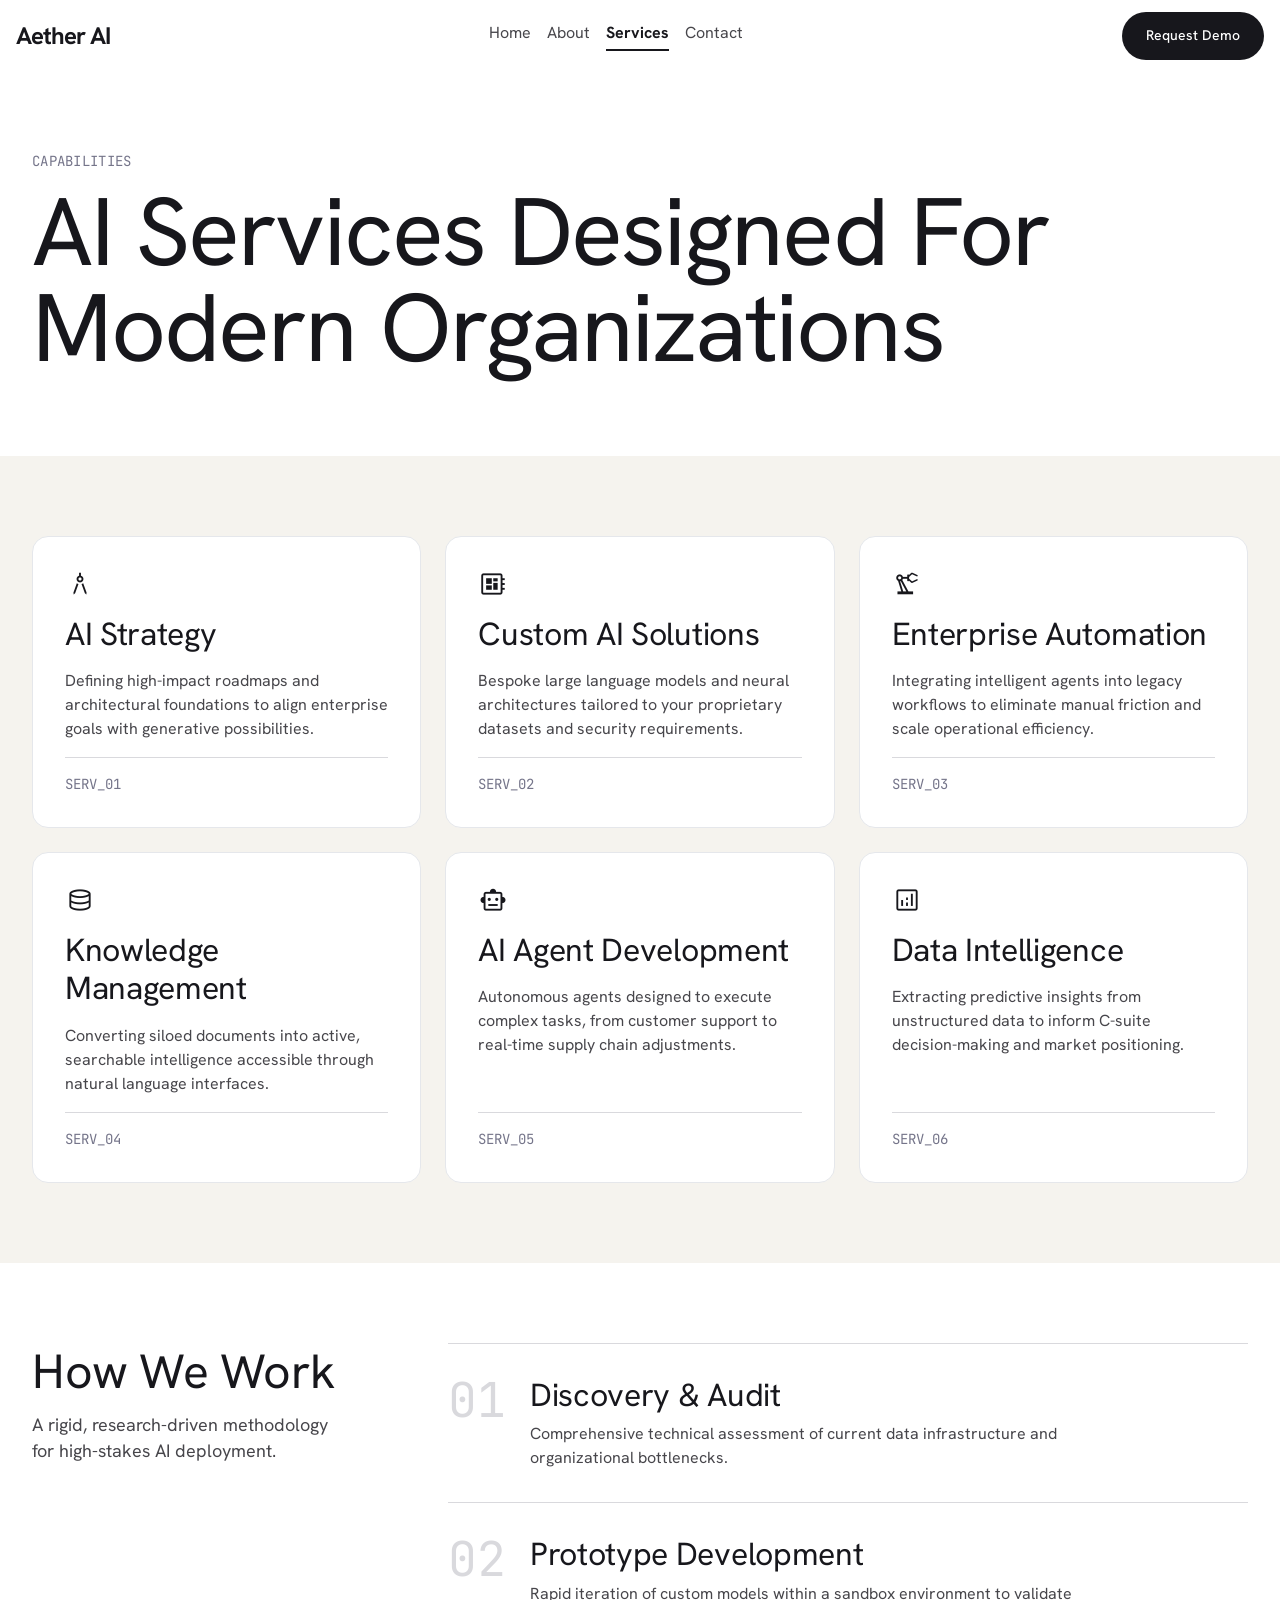
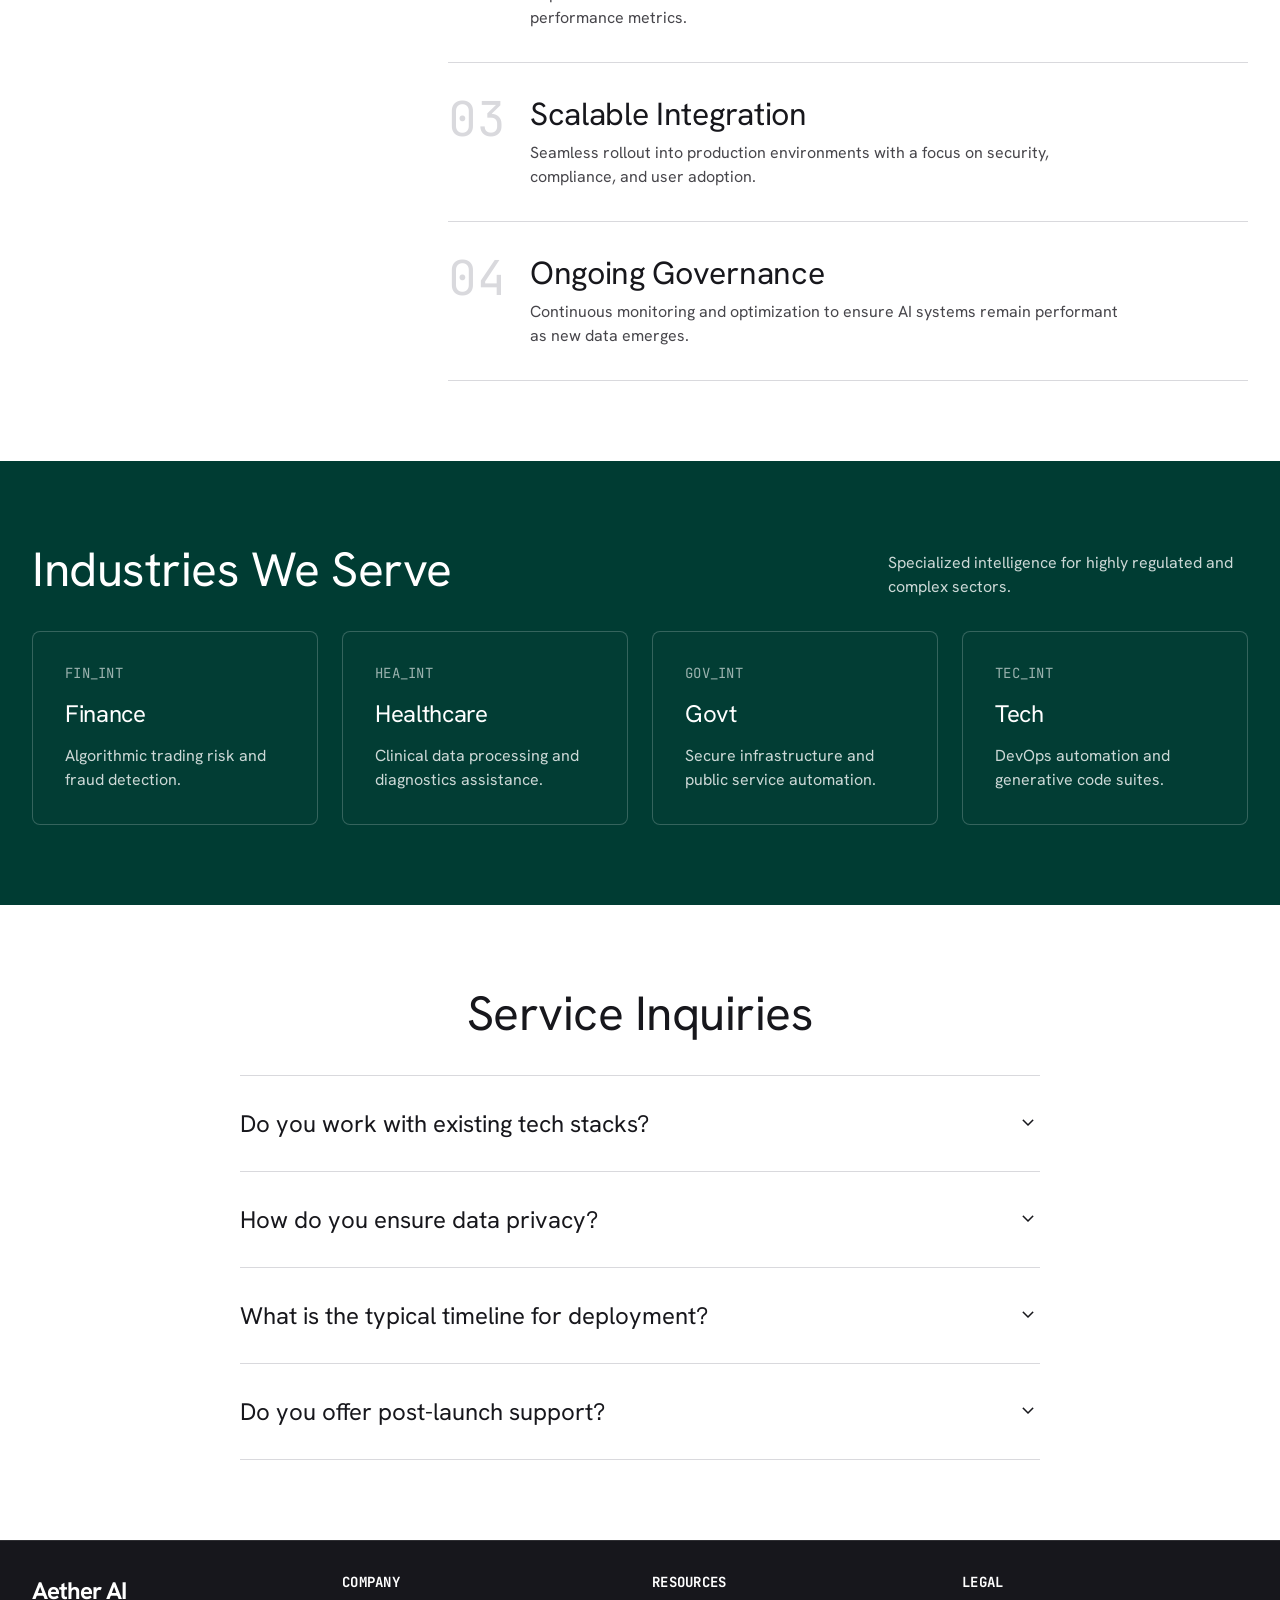
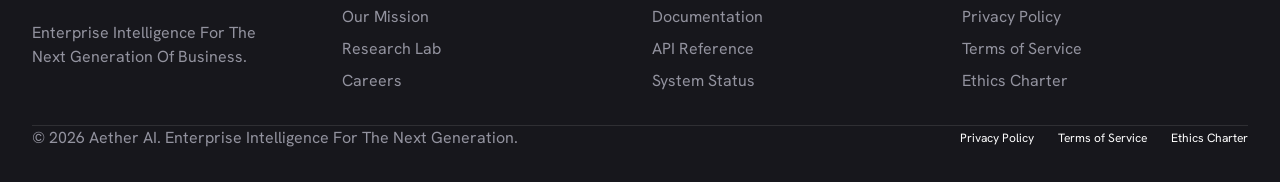
<file: services.html>
<!DOCTYPE html>
<html lang="en">
<head>
    <meta charset="utf-8">
    <meta name="viewport" content="width=device-width, initial-scale=1.0">
    <title>Aether AI | Services</title>
    
    <!-- CSS Architecture -->
    <link rel="stylesheet" href="css/base.css">
    <link rel="stylesheet" href="css/layout.css">
    <link rel="stylesheet" href="css/utilities.css">
    <link rel="stylesheet" href="css/components.css">
    <link rel="stylesheet" href="css/pages.css">
    <link rel="stylesheet" href="css/responsive.css">
    <link rel="icon" type="image/svg+xml" href="assets/logo/favicon.svg">
    
    <!-- Meta tags for SEO -->
    <meta name="description" content="Explore Aether AI services including Custom AI Solutions, Enterprise Automation, and AI Strategy aligned with data privacy.">
</head>
<body class="bg-surface text-ink">

    <!-- Navigation Header -->
    <nav class="nav-container" aria-label="Main Navigation">
        <div class="nav-inner">
            <a href="index.html" class="nav-logo" id="nav-logo-link">Aether AI</a>
            
            <div class="nav-links" id="desktop-nav-links">
                <a href="index.html" class="nav-link" id="nav-home">Home</a>
                <a href="about.html" class="nav-link" id="nav-about">About</a>
                <a href="services.html" class="nav-link active" id="nav-services">Services</a>
                <a href="contact.html" class="nav-link" id="nav-contact">Contact</a>
            </div>

            <div class="flex items-center gap-md">
                <a href="contact.html" class="btn-primary" id="nav-cta-btn">Request Demo</a>
                
                <!-- Hamburger Trigger for Mobile -->
                <button class="hamburger" aria-label="Toggle menu" id="mobile-nav-toggle">
                    <span></span>
                    <span></span>
                    <span></span>
                </button>
            </div>
        </div>
    </nav>

    <!-- Mobile Drawer Overlay -->
    <div class="mobile-drawer-overlay" id="mobile-drawer-overlay"></div>

    <!-- Mobile Navigation Drawer -->
    <aside class="mobile-drawer" id="mobile-drawer-container">
        <nav class="mobile-drawer-links" aria-label="Mobile Navigation">
            <a href="index.html" class="mobile-drawer-link" id="mob-nav-home">Home</a>
            <a href="about.html" class="mobile-drawer-link" id="mob-nav-about">About</a>
            <a href="services.html" class="mobile-drawer-link active" id="mob-nav-services">Services</a>
            <a href="contact.html" class="mobile-drawer-link" id="mob-nav-contact">Contact</a>
        </nav>
        <a href="contact.html" class="btn-primary" style="margin-top: auto; text-align: center;">Request Demo</a>
    </aside>

    <main class="page-main">
        
        <!-- Hero Section -->
        <section class="section container">
            <div class="flex flex-col gap-md">
                <span class="mono-label text-slate-technical">Capabilities</span>
                <h1 class="hero-headline text-primary max-w-4xl">
                    AI Services Designed For Modern Organizations
                </h1>
            </div>
        </section>

        <!-- Services Grid -->
        <section class="section bg-surface-container-low">
            <div class="container">
                <div class="grid grid-cols-3 gap-xl">
                    
                    <!-- AI Strategy -->
                    <div class="service-card" id="serv-strategy">
                        <span class="material-symbols-outlined text-primary text-3xl">architecture</span>
                        <h3 class="card-heading text-primary">AI Strategy</h3>
                        <p class="body-text text-on-surface-variant">Defining high-impact roadmaps and architectural foundations to align enterprise goals with generative possibilities.</p>
                        <div class="service-card-footer">SERV_01</div>
                    </div>

                    <!-- Custom AI Solutions -->
                    <div class="service-card" id="serv-custom">
                        <span class="material-symbols-outlined text-primary text-3xl">developer_board</span>
                        <h3 class="card-heading text-primary">Custom AI Solutions</h3>
                        <p class="body-text text-on-surface-variant">Bespoke large language models and neural architectures tailored to your proprietary datasets and security requirements.</p>
                        <div class="service-card-footer">SERV_02</div>
                    </div>

                    <!-- Enterprise Automation -->
                    <div class="service-card" id="serv-automation">
                        <span class="material-symbols-outlined text-primary text-3xl">precision_manufacturing</span>
                        <h3 class="card-heading text-primary">Enterprise Automation</h3>
                        <p class="body-text text-on-surface-variant">Integrating intelligent agents into legacy workflows to eliminate manual friction and scale operational efficiency.</p>
                        <div class="service-card-footer">SERV_03</div>
                    </div>

                    <!-- Knowledge Management -->
                    <div class="service-card" id="serv-knowledge">
                        <span class="material-symbols-outlined text-primary text-3xl">database</span>
                        <h3 class="card-heading text-primary">Knowledge Management</h3>
                        <p class="body-text text-on-surface-variant">Converting siloed documents into active, searchable intelligence accessible through natural language interfaces.</p>
                        <div class="service-card-footer">SERV_04</div>
                    </div>

                    <!-- AI Agent Development -->
                    <div class="service-card" id="serv-agents">
                        <span class="material-symbols-outlined text-primary text-3xl">smart_toy</span>
                        <h3 class="card-heading text-primary">AI Agent Development</h3>
                        <p class="body-text text-on-surface-variant">Autonomous agents designed to execute complex tasks, from customer support to real-time supply chain adjustments.</p>
                        <div class="service-card-footer">SERV_05</div>
                    </div>

                    <!-- Data Intelligence -->
                    <div class="service-card" id="serv-data">
                        <span class="material-symbols-outlined text-primary text-3xl">analytics</span>
                        <h3 class="card-heading text-primary">Data Intelligence</h3>
                        <p class="body-text text-on-surface-variant">Extracting predictive insights from unstructured data to inform C-suite decision-making and market positioning.</p>
                        <div class="service-card-footer">SERV_06</div>
                    </div>
                </div>
            </div>
        </section>

        <!-- Process Section -->
        <section class="section container" id="process-section">
            <div class="grid grid-cols-12 gap-xxl items-start process-grid">
                <div class="col-span-4 sticky-top" style="top: 100px;">
                    <h2 class="section-heading text-primary">How We Work</h2>
                    <p class="body-large text-on-surface-variant mt-md" style="max-width: 320px;">A rigid, research-driven methodology for high-stakes AI deployment.</p>
                </div>
                
                <div class="col-span-8 flex flex-col">
                    
                    <div class="process-step border-t border-hairline py-xxl flex gap-xl items-start" style="transition: border-color var(--transition-fast);" onmouseover="this.style.borderTopColor='var(--color-primary)'" onmouseout="this.style.borderTopColor=''">
                        <span class="process-step-num">01</span>
                        <div class="flex flex-col gap-sm">
                            <h4 class="card-heading text-primary">Discovery & Audit</h4>
                            <p class="body-text text-on-surface-variant" style="max-width: 600px;">Comprehensive technical assessment of current data infrastructure and organizational bottlenecks.</p>
                        </div>
                    </div>

                    <div class="process-step border-t border-hairline py-xxl flex gap-xl items-start" style="transition: border-color var(--transition-fast);" onmouseover="this.style.borderTopColor='var(--color-primary)'" onmouseout="this.style.borderTopColor=''">
                        <span class="process-step-num">02</span>
                        <div class="flex flex-col gap-sm">
                            <h4 class="card-heading text-primary">Prototype Development</h4>
                            <p class="body-text text-on-surface-variant" style="max-width: 600px;">Rapid iteration of custom models within a sandbox environment to validate performance metrics.</p>
                        </div>
                    </div>

                    <div class="process-step border-t border-hairline py-xxl flex gap-xl items-start" style="transition: border-color var(--transition-fast);" onmouseover="this.style.borderTopColor='var(--color-primary)'" onmouseout="this.style.borderTopColor=''">
                        <span class="process-step-num">03</span>
                        <div class="flex flex-col gap-sm">
                            <h4 class="card-heading text-primary">Scalable Integration</h4>
                            <p class="body-text text-on-surface-variant" style="max-width: 600px;">Seamless rollout into production environments with a focus on security, compliance, and user adoption.</p>
                        </div>
                    </div>

                    <div class="process-step border-y border-hairline py-xxl flex gap-xl items-start" style="transition: border-color var(--transition-fast); border-bottom: 1px solid var(--color-hairline);" onmouseover="this.style.borderTopColor='var(--color-primary)'; this.style.borderBottomColor='var(--color-primary)'" onmouseout="this.style.borderTopColor=''; this.style.borderBottomColor=''">
                        <span class="process-step-num">04</span>
                        <div class="flex flex-col gap-sm">
                            <h4 class="card-heading text-primary">Ongoing Governance</h4>
                            <p class="body-text text-on-surface-variant" style="max-width: 600px;">Continuous monitoring and optimization to ensure AI systems remain performant as new data emerges.</p>
                        </div>
                    </div>
                </div>
            </div>
        </section>

        <!-- Industries Section -->
        <section class="section bg-deep-green text-white">
            <div class="container">
                <div class="flex flex-row items-end justify-between gap-lg mb-xxl flex-row-mobile-stack">
                    <h2 class="section-heading">Industries We Serve</h2>
                    <p class="body-text text-white opacity-80" style="max-width: 360px;">Specialized intelligence for highly regulated and complex sectors.</p>
                </div>
                
                <div class="service-industries-grid">
                    
                    <div class="service-industry-card">
                        <span class="mono-label text-white opacity-60">FIN_INT</span>
                        <h5 class="card-heading" style="font-size: 24px;">Finance</h5>
                        <p class="body-text text-white opacity-80">Algorithmic trading risk and fraud detection.</p>
                    </div>

                    <div class="service-industry-card">
                        <span class="mono-label text-white opacity-60">HEA_INT</span>
                        <h5 class="card-heading" style="font-size: 24px;">Healthcare</h5>
                        <p class="body-text text-white opacity-80">Clinical data processing and diagnostics assistance.</p>
                    </div>

                    <div class="service-industry-card">
                        <span class="mono-label text-white opacity-60">GOV_INT</span>
                        <h5 class="card-heading" style="font-size: 24px;">Govt</h5>
                        <p class="body-text text-white opacity-80">Secure infrastructure and public service automation.</p>
                    </div>

                    <div class="service-industry-card">
                        <span class="mono-label text-white opacity-60">TEC_INT</span>
                        <h5 class="card-heading" style="font-size: 24px;">Tech</h5>
                        <p class="body-text text-white opacity-80">DevOps automation and generative code suites.</p>
                    </div>
                </div>
            </div>
        </section>

        <!-- FAQ Accordion Section -->
        <section class="section container">
            <h2 class="section-heading text-primary mb-xxl text-center">Service Inquiries</h2>
            <div class="faq-accordion-container" id="faq-accordions-group">
                
                <!-- FAQ Item 1 -->
                <div class="faq-item">
                    <button class="faq-trigger" aria-controls="faq-panel-1">
                        <span class="faq-title">Do you work with existing tech stacks?</span>
                        <span class="material-symbols-outlined faq-icon">expand_more</span>
                    </button>
                    <div class="faq-panel" id="faq-panel-1">
                        <div class="faq-content">
                            Yes. Aether AI is designed to integrate with modern enterprise infrastructures, including AWS, Azure, and Google Cloud, ensuring seamless connectivity via robust APIs.
                        </div>
                    </div>
                </div>

                <!-- FAQ Item 2 -->
                <div class="faq-item">
                    <button class="faq-trigger" aria-controls="faq-panel-2">
                        <span class="faq-title">How do you ensure data privacy?</span>
                        <span class="material-symbols-outlined faq-icon">expand_more</span>
                    </button>
                    <div class="faq-panel" id="faq-panel-2">
                        <div class="faq-content">
                            We utilize on-premise deployment options and zero-knowledge data processing protocols. Your data never leaves your secure environment during model training or inference.
                        </div>
                    </div>
                </div>

                <!-- FAQ Item 3 -->
                <div class="faq-item">
                    <button class="faq-trigger" aria-controls="faq-panel-3">
                        <span class="faq-title">What is the typical timeline for deployment?</span>
                        <span class="material-symbols-outlined faq-icon">expand_more</span>
                    </button>
                    <div class="faq-panel" id="faq-panel-3">
                        <div class="faq-content">
                            Standard implementation cycles range from 8 to 14 weeks, depending on the complexity of the data sources and the specific performance requirements of the models.
                        </div>
                    </div>
                </div>

                <!-- FAQ Item 4 -->
                <div class="faq-item">
                    <button class="faq-trigger" aria-controls="faq-panel-4">
                        <span class="faq-title">Do you offer post-launch support?</span>
                        <span class="material-symbols-outlined faq-icon">expand_more</span>
                    </button>
                    <div class="faq-panel" id="faq-panel-4">
                        <div class="faq-content">
                            Every deployment includes a 12-month maintenance contract that covers model retraining, performance auditing, and technical troubleshooting as your organizational needs evolve.
                        </div>
                    </div>
                </div>
            </div>
        </section>

    </main>

    <!-- Footer -->
    <footer class="border-t border-hairline bg-primary text-white py-xxl" aria-label="Footer Navigation" style="border-top-color: rgba(255,255,255,0.1);">
        <div class="container">
            <div class="grid grid-cols-4 gap-xl">
                <div class="flex flex-col gap-md">
                    <span class="nav-logo text-white" style="font-size: 24px; color: #ffffff;">Aether AI</span>
                    <p class="body-text text-muted-slate" style="max-width: 240px;">
                        Enterprise Intelligence For The Next Generation Of Business.
                    </p>
                </div>
                <div class="flex flex-col gap-md">
                    <h5 class="mono-label text-white font-bold" style="color: #ffffff;">Company</h5>
                    <ul class="flex flex-col gap-sm" style="list-style: none;">
                        <li><a href="about.html" class="body-text text-muted-slate hover:text-white">Our Mission</a></li>
                        <li><a href="about.html" class="body-text text-muted-slate hover:text-white">Research Lab</a></li>
                        <li><a href="about.html" class="body-text text-muted-slate hover:text-white">Careers</a></li>
                    </ul>
                </div>
                <div class="flex flex-col gap-md">
                    <h5 class="mono-label text-white font-bold" style="color: #ffffff;">Resources</h5>
                    <ul class="flex flex-col gap-sm" style="list-style: none;">
                        <li><a href="services.html" class="body-text text-muted-slate hover:text-white">Documentation</a></li>
                        <li><a href="services.html" class="body-text text-muted-slate hover:text-white">API Reference</a></li>
                        <li><a href="services.html" class="body-text text-muted-slate hover:text-white">System Status</a></li>
                    </ul>
                </div>
                <div class="flex flex-col gap-md">
                    <h5 class="mono-label text-white font-bold" style="color: #ffffff;">Legal</h5>
                    <ul class="flex flex-col gap-sm" style="list-style: none;">
                        <li><a href="about.html" class="body-text text-muted-slate hover:text-white">Privacy Policy</a></li>
                        <li><a href="about.html" class="body-text text-muted-slate hover:text-white">Terms of Service</a></li>
                        <li><a href="about.html" class="body-text text-muted-slate hover:text-white">Ethics Charter</a></li>
                    </ul>
                </div>
            </div>
            
            <div class="grid grid-cols-4 gap-xl pt-xl mt-xxl border-t" style="border-top-color: rgba(255, 255, 255, 0.1);">
                <div class="col-span-12 flex justify-between items-center gap-md">
                    <p class="body-text text-micro text-muted-slate">© 2026 Aether AI. Enterprise Intelligence For The Next Generation.</p>
                    <div class="flex gap-xl" style="font-family: var(--font-body); font-size: 12px; color: var(--color-muted-slate);">
                        <a href="about.html" class="hover:text-white">Privacy Policy</a>
                        <a href="about.html" class="hover:text-white">Terms of Service</a>
                        <a href="about.html" class="hover:text-white">Ethics Charter</a>
                    </div>
                </div>
            </div>
        </div>
    </footer>

    <!-- JavaScript Modules -->
    <script src="js/navigation.js"></script>
    <script src="js/forms.js"></script>
    <script src="js/animations.js"></script>
    <script src="js/main.js"></script>
</body>
</html>
</file>
<file: css/base.css>
/* ==========================================================================
   Aether AI - Base CSS (Variables, Reset, Fonts, and Core Styles)
   ========================================================================== */

/* Import Google Fonts */
@import url('https://fonts.googleapis.com/css2?family=Hanken+Grotesk:ital,wght@0,100..900;1,100..900&family=JetBrains+Mono:ital,wght@0,100..800;1,100..800&display=swap');
@import url('https://fonts.googleapis.com/css2?family=Material+Symbols+Outlined:opsz,wght,FILL,GRAD@20..48,100..700,0..1,-50..200');

:root {
    /* Color System (Cohere Design Standards) */
    --color-primary: #17171c;
    --color-black: #000000;
    --color-ink: #212121;
    --color-deep-green: #003c33;
    --color-solution-navy: #071829;
    --color-canvas: #ffffff;
    --color-soft-stone: #eeece7;
    --color-pale-green: #edfce9;
    --color-pale-blue: #f1f5ff;
    --color-hairline: #d9d9dd;
    --color-border-light: #e5e7eb;
    --color-card-border: #f2f2f2;
    --color-muted: #93939f;
    --color-slate: #75758a;
    --color-body-muted: #616161;
    --color-action-blue: #1863dc;
    --color-focus-blue: #4c6ee6;
    --color-coral: #ff7759;
    --color-coral-soft: #ffad9b;
    --color-form-focus: #9b60aa;
    --color-on-primary: #ffffff;
    --color-on-dark: #ffffff;
    --color-error: #b30000;
    --color-surface-container: #f0eee9;
    --color-surface-container-low: #f5f3ee;
    --color-surface-container-lowest: #ffffff;
    --color-on-surface-variant: #47464b;
    --color-on-background: #1b1c19;
    --color-background: #ffffff;

    /* Spacing System */
    --spacing-xxs: 2px;
    --spacing-xs: 6px;
    --spacing-sm: 8px;
    --spacing-md: 12px;
    --spacing-lg: 16px;
    --spacing-xl: 24px;
    --spacing-xxl: 32px;
    --spacing-section: 80px;

    /* Border Radius */
    --radius-xs: 4px;
    --radius-sm: 8px;
    --radius-md: 16px;
    --radius-lg: 22px;
    --radius-xl: 30px;
    --radius-pill: 32px;
    --radius-full: 9999px;

    /* Font Families */
    --font-display: 'Hanken Grotesk', -apple-system, BlinkMacSystemFont, "Segoe UI", Roboto, Helvetica, Arial, sans-serif;
    --font-body: 'Hanken Grotesk', -apple-system, BlinkMacSystemFont, "Segoe UI", Roboto, Helvetica, Arial, sans-serif;
    --font-mono: 'JetBrains Mono', monospace;

    /* Transitions */
    --transition-fast: 0.15s ease;
    --transition-normal: 0.3s cubic-bezier(0.4, 0, 0.2, 1);
    --transition-slow: 0.5s cubic-bezier(0.4, 0, 0.2, 1);
}

/* Base Resets */
*, *::before, *::after {
    box-sizing: border-box;
    margin: 0;
    padding: 0;
}

html {
    font-size: 16px;
    scroll-behavior: smooth;
    -webkit-text-size-adjust: 100%;
}

body {
    font-family: var(--font-body);
    font-size: 16px;
    line-height: 1.5;
    color: var(--color-ink);
    background-color: var(--color-canvas);
    -webkit-font-smoothing: antialiased;
    -moz-osx-font-smoothing: grayscale;
    overflow-x: hidden;
}

/* Scrollbar Styles */
::-webkit-scrollbar {
    width: 8px;
    height: 8px;
}

::-webkit-scrollbar-track {
    background: var(--color-canvas);
}

::-webkit-scrollbar-thumb {
    background: var(--color-hairline);
    border-radius: var(--radius-full);
}

::-webkit-scrollbar-thumb:hover {
    background: var(--color-slate);
}

/* Image Reset */
img {
    max-width: 100%;
    height: auto;
    display: block;
}

/* Buttons Reset */
button {
    font-family: inherit;
    font-size: inherit;
    border: none;
    background: none;
    cursor: pointer;
    outline: none;
}

/* Links Reset */
a {
    color: inherit;
    text-decoration: none;
    transition: color var(--transition-fast);
}

/* Accessibility Focus States */
a:focus-visible,
button:focus-visible,
input:focus-visible,
select:focus-visible,
textarea:focus-visible {
    outline: 2px solid var(--color-focus-blue);
    outline-offset: 2px;
}

/* Hide focus rings if mouse is used, only show on keyboard tabs */
:focus:not(:focus-visible) {
    outline: none;
}

/* Material Icons Vertical Align */
.material-symbols-outlined {
    font-variation-settings: 'FILL' 0, 'wght' 300, 'GRAD' 0, 'opsz' 24;
    vertical-align: middle;
    display: inline-block;
}
</file>
<file: css/layout.css>
/* ==========================================================================
   Aether AI - Layout CSS (Containers, Grids, Flexboxes, and Spacing)
   ========================================================================== */

/* Containers */
.container {
    width: 100%;
    max-width: 1440px;
    margin-left: auto;
    margin-right: auto;
    padding-left: var(--spacing-lg);
    padding-right: var(--spacing-lg);
}

@media (min-width: 768px) {
    .container {
        padding-left: var(--spacing-xl);
        padding-right: var(--spacing-xl);
    }
}

@media (min-width: 1024px) {
    .container {
        padding-left: var(--spacing-xxl);
        padding-right: var(--spacing-xxl);
    }
}

.container-narrow {
    width: 100%;
    max-width: 800px;
    margin-left: auto;
    margin-right: auto;
    padding-left: var(--spacing-lg);
    padding-right: var(--spacing-lg);
}

/* Section Spacing */
.section {
    padding-top: var(--spacing-section);
    padding-bottom: var(--spacing-section);
}

.section-padding {
    padding-top: var(--spacing-section);
    padding-bottom: var(--spacing-section);
}

/* Flexbox Utilities */
.flex {
    display: flex;
}

.flex-col {
    flex-direction: column;
}

.flex-row {
    flex-direction: row;
}

.items-center {
    align-items: center;
}

.items-start {
    align-items: flex-start;
}

.items-end {
    align-items: flex-end;
}

.justify-center {
    justify-content: center;
}

.justify-between {
    justify-content: space-between;
}

.justify-start {
    justify-content: flex-start;
}

.justify-end {
    justify-content: flex-end;
}

.flex-wrap {
    flex-wrap: wrap;
}

/* Grid Utilities */
.grid {
    display: grid;
}

.grid-cols-1 { grid-template-columns: repeat(1, minmax(0, 1fr)); }
.grid-cols-2 { grid-template-columns: repeat(2, minmax(0, 1fr)); }
.grid-cols-3 { grid-template-columns: repeat(3, minmax(0, 1fr)); }
.grid-cols-4 { grid-template-columns: repeat(4, minmax(0, 1fr)); }
.grid-cols-12 { grid-template-columns: repeat(12, minmax(0, 1fr)); }

/* Grid gaps */
.gap-xs { gap: var(--spacing-xs); }
.gap-sm { gap: var(--spacing-sm); }
.gap-md { gap: var(--spacing-md); }
.gap-lg { gap: var(--spacing-lg); }
.gap-xl { gap: var(--spacing-xl); }
.gap-xxl { gap: var(--spacing-xxl); }

/* Custom Grid Columns spanning for 12 columns layout */
.col-span-1 { grid-column: span 1 / span 1; }
.col-span-2 { grid-column: span 2 / span 2; }
.col-span-3 { grid-column: span 3 / span 3; }
.col-span-4 { grid-column: span 4 / span 4; }
.col-span-5 { grid-column: span 5 / span 5; }
.col-span-6 { grid-column: span 6 / span 6; }
.col-span-7 { grid-column: span 7 / span 7; }
.col-span-8 { grid-column: span 8 / span 8; }
.col-span-9 { grid-column: span 9 / span 9; }
.col-span-10 { grid-column: span 10 / span 10; }
.col-span-11 { grid-column: span 11 / span 11; }
.col-span-12 { grid-column: span 12 / span 12; }

/* Sticky utilities */
.sticky-top {
    position: sticky;
    top: 0;
    z-index: 100;
}
</file>
<file: css/utilities.css>
/* ==========================================================================
   Aether AI - Utilities CSS (Typography, Colors, Spacing, and Helpers)
   ========================================================================== */

/* Typography Classes */
.hero-headline,
.hero-display {
    font-family: var(--font-display);
    font-size: 96px;
    font-weight: 400;
    line-height: 1.0;
    letter-spacing: -1.92px;
}

.product-display {
    font-family: var(--font-display);
    font-size: 72px;
    font-weight: 400;
    line-height: 1.0;
    letter-spacing: -1.44px;
}

.section-display {
    font-family: var(--font-display);
    font-size: 60px;
    font-weight: 400;
    line-height: 1.0;
    letter-spacing: -1.2px;
}

.section-heading-standard,
.section-heading {
    font-family: var(--font-display);
    font-size: 48px;
    font-weight: 400;
    line-height: 1.2;
    letter-spacing: -0.48px;
}

.card-heading {
    font-family: var(--font-display);
    font-size: 32px;
    font-weight: 400;
    line-height: 1.2;
    letter-spacing: -0.32px;
}

.feature-heading {
    font-family: var(--font-display);
    font-size: 24px;
    font-weight: 400;
    line-height: 1.3;
    letter-spacing: 0;
}

.body-large {
    font-family: var(--font-body);
    font-size: 18px;
    font-weight: 400;
    line-height: 1.4;
}

.body-text-standard,
.body-text {
    font-family: var(--font-body);
    font-size: 16px;
    font-weight: 400;
    line-height: 1.5;
}

.caption {
    font-family: var(--font-body);
    font-size: 14px;
    font-weight: 400;
    line-height: 1.4;
}

.mono-label-caps,
.mono-label {
    font-family: var(--font-mono);
    font-size: 14px;
    font-weight: 400;
    line-height: 1.4;
    text-transform: uppercase;
    letter-spacing: 0.28px;
}

.micro {
    font-family: var(--font-body);
    font-size: 12px;
    font-weight: 400;
    line-height: 1.4;
}

.font-bold { font-weight: 700; }
.font-medium { font-weight: 500; }
.font-normal { font-weight: 400; }
.tight-tracking { letter-spacing: -0.02em; }
.carved-look { letter-spacing: -0.04em; }

/* Color Utilities */
.bg-primary { background-color: var(--color-primary); }
.bg-black { background-color: var(--color-black); }
.bg-canvas { background-color: var(--color-canvas); }
.bg-deep-green { background-color: var(--color-deep-green); }
.bg-solution-navy { background-color: var(--color-solution-navy); }
.bg-soft-stone { background-color: var(--color-soft-stone); }
.bg-pale-green { background-color: var(--color-pale-green); }
.bg-pale-blue { background-color: var(--color-pale-blue); }
.bg-surface-container-low { background-color: var(--color-surface-container-low); }
.bg-surface-container-lowest { background-color: var(--color-surface-container-lowest); }

.text-ink { color: var(--color-ink); }
.text-primary { color: var(--color-primary); }
.text-white { color: var(--color-on-primary); }
.text-secondary { color: var(--color-deep-green); }
.text-slate-technical,
.text-slate { color: var(--color-slate); }
.text-muted,
.text-muted-slate { color: var(--color-muted); }
.text-on-surface-variant { color: var(--color-on-surface-variant); }
.text-coral { color: var(--color-coral); }

/* Border Utilities */
.border-t { border-top: 1px solid var(--color-hairline); }
.border-b { border-bottom: 1px solid var(--color-hairline); }
.border-y {
    border-top: 1px solid var(--color-hairline);
    border-bottom: 1px solid var(--color-hairline);
}
.border-all { border: 1px solid var(--color-hairline); }
.border-light { border-color: var(--color-border-light); }
.border-hairline { border-color: var(--color-hairline); }

/* Spacing Helpers */
.mt-xs { margin-top: var(--spacing-xs); }
.mt-sm { margin-top: var(--spacing-sm); }
.mt-md { margin-top: var(--spacing-md); }
.mt-lg { margin-top: var(--spacing-lg); }
.mt-xl { margin-top: var(--spacing-xl); }
.mt-xxl { margin-top: var(--spacing-xxl); }

.mb-xs { margin-bottom: var(--spacing-xs); }
.mb-sm { margin-bottom: var(--spacing-sm); }
.mb-md { margin-bottom: var(--spacing-md); }
.mb-lg { margin-bottom: var(--spacing-lg); }
.mb-xl { margin-bottom: var(--spacing-xl); }
.mb-xxl { margin-bottom: var(--spacing-xxl); }

.ml-xs { margin-left: var(--spacing-xs); }
.ml-sm { margin-left: var(--spacing-sm); }
.ml-md { margin-left: var(--spacing-md); }

.p-md { padding: var(--spacing-md); }
.p-lg { padding: var(--spacing-lg); }
.p-xl { padding: var(--spacing-xl); }
.p-xxl { padding: var(--spacing-xxl); }

.py-xs { padding-top: var(--spacing-xs); padding-bottom: var(--spacing-xs); }
.py-sm { padding-top: var(--spacing-sm); padding-bottom: var(--spacing-sm); }
.py-md { padding-top: var(--spacing-md); padding-bottom: var(--spacing-md); }
.py-lg { padding-top: var(--spacing-lg); padding-bottom: var(--spacing-lg); }
.py-xl { padding-top: var(--spacing-xl); padding-bottom: var(--spacing-xl); }
.py-xxl { padding-top: var(--spacing-xxl); padding-bottom: var(--spacing-xxl); }

.px-sm { padding-left: var(--spacing-sm); padding-right: var(--spacing-sm); }
.px-md { padding-left: var(--spacing-md); padding-right: var(--spacing-md); }
.px-lg { padding-left: var(--spacing-lg); padding-right: var(--spacing-lg); }
.px-xl { padding-left: var(--spacing-xl); padding-right: var(--spacing-xl); }
.px-xxl { padding-left: var(--spacing-xxl); padding-right: var(--spacing-xxl); }

.block { display: block; }
.inline-block { display: inline-block; }
.inline-flex { display: inline-flex; }
.hidden { display: none; }

.opacity-30 { opacity: 0.3; }
.opacity-60 { opacity: 0.6; }
.opacity-70 { opacity: 0.7; }
.opacity-80 { opacity: 0.8; }

.shadow-sm { box-shadow: 0 1px 2px 0 rgba(0, 0, 0, 0.05); }
.shadow-md { box-shadow: 0 4px 6px -1px rgba(0, 0, 0, 0.1), 0 2px 4px -1px rgba(0, 0, 0, 0.06); }
.shadow-xl { box-shadow: 0 20px 25px -5px rgba(0, 0, 0, 0.1), 0 10px 10px -5px rgba(0, 0, 0, 0.04); }
.shadow-2xl { box-shadow: 0 25px 50px -12px rgba(0, 0, 0, 0.25); }

/* Border Radius Helpers */
.rounded-xs { border-radius: var(--radius-xs); }
.rounded-sm { border-radius: var(--radius-sm); }
.rounded-md { border-radius: var(--radius-md); }
.rounded-lg { border-radius: var(--radius-lg); }
.rounded-xl { border-radius: var(--radius-xl); }
.rounded-pill { border-radius: var(--radius-pill); }
.rounded-full { border-radius: var(--radius-full); }

/* Alignment and Position */
.text-center { text-align: center; }
.text-left { text-align: left; }
.text-right { text-align: right; }
.mx-auto { margin-left: auto; margin-right: auto; }
.w-full { width: 100%; }
.h-full { height: 100%; }
.relative { position: relative; }
.overflow-hidden { overflow: hidden; }

/* Transition class */
.transition-all { transition: all var(--transition-normal); }
.transition-colors { transition: color var(--transition-fast), background-color var(--transition-fast), border-color var(--transition-fast); }
.hover-translate:hover {
    transform: translateY(-4px);
}
</file>
<file: css/components.css>
/* ==========================================================================
   Aether AI - Components CSS (Reusable UI Components)
   ========================================================================== */

/* 1. Buttons */
.btn-primary {
    display: inline-flex;
    align-items: center;
    justify-content: center;
    gap: var(--spacing-xs);
    background-color: var(--color-primary);
    color: var(--color-on-primary);
    font-family: var(--font-body);
    font-size: 14px;
    font-weight: 500;
    line-height: 1.71;
    padding: 12px 24px;
    border-radius: var(--radius-pill);
    transition: background-color var(--transition-fast), transform var(--transition-fast), opacity var(--transition-fast);
    white-space: nowrap;
}

.btn-primary:hover {
    background-color: var(--color-black);
    opacity: 0.9;
}

.btn-primary:active {
    transform: scale(0.97);
}

.btn-secondary {
    display: inline-flex;
    align-items: center;
    gap: var(--spacing-xs);
    background-color: transparent;
    color: var(--color-ink);
    font-family: var(--font-body);
    font-size: 16px;
    font-weight: 400;
    line-height: 1.5;
    padding: 8px 0;
    border-bottom: 1px solid rgba(33, 33, 33, 0.3);
    transition: border-color var(--transition-fast), color var(--transition-fast);
}

.btn-secondary:hover {
    border-bottom-color: var(--color-ink);
}

.btn-pill-outline {
    display: inline-flex;
    align-items: center;
    justify-content: center;
    gap: var(--spacing-xs);
    background-color: transparent;
    color: var(--color-primary);
    font-family: var(--font-body);
    font-size: 14px;
    font-weight: 500;
    border: 1px solid var(--color-primary);
    padding: 6px 12px;
    border-radius: var(--radius-xl);
    transition: background-color var(--transition-fast), color var(--transition-fast);
}

.btn-pill-outline:hover,
.btn-pill-outline.active {
    background-color: var(--color-primary);
    color: var(--color-on-primary);
}

/* 2. Announcement Bar */
.announcement-bar {
    width: 100%;
    background-color: var(--color-black);
    color: var(--color-on-dark);
    height: 36px;
    display: flex;
    align-items: center;
    justify-content: center;
    padding: 0 var(--spacing-lg);
    font-family: var(--font-mono);
    font-size: 12px;
    letter-spacing: 0.28px;
    position: relative;
    z-index: 101;
}

.announcement-bar a {
    color: var(--color-on-dark);
    text-decoration: underline;
    margin-left: var(--spacing-xs);
    text-transform: uppercase;
    transition: color var(--transition-fast);
}

.announcement-bar a:hover {
    color: var(--color-coral-soft);
}

/* 3. Navigation Bar */
.nav-container {
    width: 100%;
    position: fixed;
    top: 0;
    left: 0;
    z-index: 100;
    background-color: rgba(255, 255, 255, 0.9);
    backdrop-filter: blur(12px);
    -webkit-backdrop-filter: blur(12px);
    border-b: 1px solid var(--color-hairline);
    transition: transform var(--transition-normal), background-color var(--transition-fast), box-shadow var(--transition-fast);
}

.nav-inner {
    max-width: 100%;
    padding: var(--spacing-md) var(--spacing-lg);
    display: flex;
    align-items: center;
    justify-content: space-between;
}

.nav-logo {
    font-family: var(--font-display);
    font-size: 24px;
    font-weight: 700;
    color: var(--color-primary);
    letter-spacing: -0.04em;
}

.nav-links {
    display: flex;
    gap: var(--spacing-lg);
}

.nav-link {
    font-family: var(--font-body);
    font-size: 16px;
    color: var(--color-on-surface-variant);
    position: relative;
    padding-bottom: 4px;
    transition: color var(--transition-fast);
}

.nav-link:hover {
    color: var(--color-primary);
}

.nav-link.active {
    color: var(--color-primary);
    font-weight: 700;
    border-bottom: 2px solid var(--color-primary);
}

/* Mobile Hamburger Menu */
.hamburger {
    display: none;
    flex-direction: column;
    justify-content: space-between;
    width: 24px;
    height: 18px;
    background: transparent;
    cursor: pointer;
    z-index: 105;
}

.hamburger span {
    display: block;
    width: 100%;
    height: 2px;
    background-color: var(--color-primary);
    border-radius: var(--radius-full);
    transition: transform var(--transition-normal), opacity var(--transition-normal);
    transform-origin: left center;
}

.hamburger.is-active span:nth-child(1) {
    transform: rotate(45deg) translate(2px, -1px);
}

.hamburger.is-active span:nth-child(2) {
    opacity: 0;
}

.hamburger.is-active span:nth-child(3) {
    transform: rotate(-45deg) translate(2px, 1px);
}

/* Slide-out Mobile Drawer */
.mobile-drawer {
    position: fixed;
    top: 0;
    right: -100%;
    width: 80%;
    max-width: 360px;
    height: 100vh;
    background-color: var(--color-canvas);
    z-index: 104;
    box-shadow: -10px 0 30px rgba(0, 0, 0, 0.05);
    padding: 100px var(--spacing-xl) var(--spacing-xl);
    display: flex;
    flex-direction: column;
    gap: var(--spacing-xl);
    transition: right var(--transition-slow);
}

.mobile-drawer.is-open {
    right: 0;
}

.mobile-drawer-overlay {
    position: fixed;
    top: 0;
    left: 0;
    width: 100%;
    height: 100vh;
    background-color: rgba(0, 0, 0, 0.3);
    z-index: 103;
    opacity: 0;
    pointer-events: none;
    backdrop-filter: blur(4px);
    transition: opacity var(--transition-normal);
}

.mobile-drawer-overlay.is-open {
    opacity: 1;
    pointer-events: auto;
}

.mobile-drawer-links {
    display: flex;
    flex-direction: column;
    gap: var(--spacing-lg);
}

.mobile-drawer-link {
    font-size: 20px;
    font-weight: 500;
    padding: var(--spacing-sm) 0;
    border-bottom: 1px solid var(--color-hairline);
    color: var(--color-on-surface-variant);
}

.mobile-drawer-link.active {
    color: var(--color-primary);
    font-weight: 700;
    border-bottom-color: var(--color-primary);
}

/* 4. Trust Logo Strip */
.trust-logo-strip {
    display: flex;
    flex-wrap: wrap;
    justify-content: center;
    gap: 80px;
    align-items: center;
    padding: var(--spacing-xl) 0;
}

.trust-logo {
    font-family: var(--font-display);
    font-size: 22px;
    font-weight: 700;
    letter-spacing: -0.06em;
    color: var(--color-ink);
    opacity: 0.3;
    transition: opacity var(--transition-fast);
    cursor: default;
    user-select: none;
}

.trust-logo:hover {
    opacity: 1;
}

/* 5. Capability Card */
.capability-card {
    background-color: var(--color-canvas);
    border-top: 1px solid var(--color-hairline);
    padding: var(--spacing-xl) 0 var(--spacing-xxl);
    display: flex;
    flex-direction: column;
    gap: var(--spacing-md);
    transition: transform var(--transition-normal), border-color var(--transition-normal);
}

.capability-card:hover {
    transform: translateY(-4px);
    border-top-color: var(--color-deep-green);
}

.capability-icon {
    width: 40px;
    height: 40px;
    display: flex;
    align-items: center;
    justify-content: flex-start;
    font-size: 24px;
}

.capability-card .btn-secondary {
    align-self: flex-start;
    margin-top: var(--spacing-md);
    border-bottom: none;
    font-size: 14px;
}

.capability-card .btn-secondary span {
    transition: transform var(--transition-fast);
}

.capability-card:hover .btn-secondary span {
    transform: translateX(4px);
}

/* 6. Dark Feature Band */
.dark-feature-band {
    background-color: var(--color-deep-green);
    color: var(--color-on-dark);
    padding: var(--spacing-section) 0;
}

.dark-feature-card {
    display: flex;
    flex-direction: column;
    gap: var(--spacing-md);
    transition: transform var(--transition-normal);
    cursor: pointer;
}

.dark-feature-card:hover {
    transform: translateY(-4px);
}

.dark-feature-card span.material-symbols-outlined {
    font-size: 32px;
    color: var(--color-pale-green);
}

.dark-feature-card p {
    color: rgba(237, 252, 233, 0.7);
}

/* 7. Product Card / Service Card */
.product-card,
.service-card {
    background-color: var(--color-surface-container-lowest);
    border: 1px solid var(--color-border-light);
    border-radius: var(--radius-md);
    padding: var(--spacing-xxl);
    display: flex;
    flex-direction: column;
    gap: var(--spacing-lg);
    transition: transform var(--transition-normal), border-color var(--transition-normal), box-shadow var(--transition-normal);
    cursor: pointer;
    height: 100%;
}

.product-card:hover,
.service-card:hover {
    transform: translateY(-8px);
    border-color: rgba(23, 23, 28, 0.1);
    box-shadow: 0 20px 25px -5px rgba(0, 0, 0, 0.05), 0 10px 10px -5px rgba(0, 0, 0, 0.02);
}

.product-card:active,
.service-card:active {
    transform: scale(0.97);
}

.service-card .material-symbols-outlined {
    font-size: 30px;
    color: var(--color-primary);
    transition: transform var(--transition-normal);
    align-self: flex-start;
}

.service-card:hover .material-symbols-outlined {
    transform: scale(1.1) rotate(3deg);
}

.service-card-footer {
    margin-top: auto;
    padding-top: var(--spacing-lg);
    border-top: 1px solid var(--color-hairline);
    font-family: var(--font-mono);
    font-size: 14px;
    color: var(--color-slate);
    transition: transform var(--transition-normal);
}

.service-card:hover .service-card-footer {
    transform: translateX(4px);
}

/* 8. FAQ Accordion */
.faq-accordion-container {
    max-width: 800px;
    margin: 0 auto;
}

.faq-item {
    border-top: 1px solid var(--color-hairline);
}

.faq-item:last-child {
    border-bottom: 1px solid var(--color-hairline);
}

.faq-trigger {
    width: 100%;
    padding: var(--spacing-xxl) 0;
    display: flex;
    justify-content: space-between;
    align-items: center;
    text-align: left;
    background: transparent;
    cursor: pointer;
}

.faq-title {
    font-family: var(--font-display);
    font-size: 24px;
    font-weight: 400;
    color: var(--color-primary);
}

.faq-icon {
    font-size: 24px;
    color: var(--color-primary);
    transition: transform var(--transition-normal);
}

.faq-panel {
    max-height: 0;
    overflow: hidden;
    transition: max-height var(--transition-normal) ease-out;
}

.faq-content {
    padding-bottom: var(--spacing-xxl);
    font-size: 16px;
    line-height: 1.6;
    color: var(--color-on-surface-variant);
    max-width: 768px;
}

.faq-item.is-active .faq-icon {
    transform: rotate(180deg);
}

/* 9. Contact Form Elements */
.contact-form-grid {
    display: grid;
    grid-template-columns: 1fr;
    gap: var(--spacing-xl);
}

@media (min-width: 768px) {
    .contact-form-grid {
        grid-template-columns: repeat(2, minmax(0, 1fr));
    }
}

.form-group {
    display: flex;
    flex-direction: column;
    gap: var(--spacing-xs);
}

.form-group.col-span-2 {
    grid-column: span 1 / span 1;
}

@media (min-width: 768px) {
    .form-group.col-span-2 {
        grid-column: span 2 / span 2;
    }
}

.form-label {
    font-family: var(--font-mono);
    font-size: 12px;
    color: var(--color-muted);
    margin-left: var(--spacing-sm);
    text-transform: uppercase;
}

.form-input,
.form-select,
.form-textarea {
    width: 100%;
    background-color: var(--color-canvas);
    border: 1px solid var(--color-hairline);
    border-radius: var(--radius-pill);
    padding: 14px var(--spacing-lg);
    font-family: var(--font-body);
    font-size: 16px;
    color: var(--color-ink);
    outline: none;
    transition: border-color var(--transition-fast), box-shadow var(--transition-fast);
}

.form-textarea {
    border-radius: var(--radius-md);
    resize: vertical;
}

.form-select {
    appearance: none;
    -webkit-appearance: none;
    background-image: url("data:image/svg+xml;charset=utf-8,%3Csvg xmlns='http://www.w3.org/2000/svg' viewBox='0 0 24 24' fill='%2375758a'%3E%3Cpath d='M7 10l5 5 5-5H7z'/%3E%3C/svg%3E");
    background-repeat: no-repeat;
    background-position: right var(--spacing-lg) center;
    background-size: 24px;
    cursor: pointer;
}

.form-input:focus,
.form-select:focus,
.form-textarea:focus {
    border-color: var(--color-primary);
    box-shadow: 0 0 0 1px var(--color-primary);
}

/* Validation styling */
.form-group.has-error .form-input,
.form-group.has-error .form-select,
.form-group.has-error .form-textarea {
    border-color: var(--color-error);
    box-shadow: 0 0 0 1px var(--color-error);
}

.form-error-msg {
    font-size: 12px;
    color: var(--color-error);
    margin-left: var(--spacing-sm);
    margin-top: 2px;
}

/* 10. Footer Newsletter Form */
.footer-newsletter-form {
    position: relative;
    max-width: 440px;
}

.footer-newsletter-input {
    width: 100%;
    background-color: transparent !important;
    border: none;
    border-bottom: 1px solid rgba(255, 255, 255, 0.3);
    padding: var(--spacing-md) 32px var(--spacing-md) 0;
    color: var(--color-on-dark) !important;
    font-family: var(--font-body);
    font-size: 16px;
    outline: none;
    transition: border-color var(--transition-fast);
}

.footer-newsletter-input:focus,
.footer-newsletter-input:focus-visible {
    outline: none !important;
    border-bottom-color: var(--color-on-dark);
}

/* Force dark background on autofill/autocomplete to prevent text/button blending */
.footer-newsletter-input:-webkit-autofill,
.footer-newsletter-input:-webkit-autofill:hover, 
.footer-newsletter-input:-webkit-autofill:focus,
.footer-newsletter-input:-internal-autofill-selected {
    -webkit-text-fill-color: var(--color-on-dark) !important;
    -webkit-box-shadow: 0 0 0px 1000px var(--color-primary) inset !important;
    box-shadow: 0 0 0px 1000px var(--color-primary) inset !important;
    background-color: transparent !important;
    transition: background-color 5000s ease-in-out 0s;
}

.footer-newsletter-btn {
    position: absolute;
    right: 0;
    top: 50%;
    transform: translateY(-50%);
    color: var(--color-on-dark);
    transition: color var(--transition-fast);
    z-index: 10;
    cursor: pointer;
}

/* Micro-interaction: highlight button when input is focused or hovered */
.footer-newsletter-btn:hover,
.footer-newsletter-input:focus ~ .footer-newsletter-btn,
.footer-newsletter-input:focus-visible ~ .footer-newsletter-btn {
    color: var(--color-coral);
}

/* Autofill override when newsletter is on deep-green background */
.bg-deep-green .footer-newsletter-input:-webkit-autofill,
.bg-deep-green .footer-newsletter-input:-webkit-autofill:hover, 
.bg-deep-green .footer-newsletter-input:-webkit-autofill:focus,
.bg-deep-green .footer-newsletter-input:-internal-autofill-selected {
    -webkit-box-shadow: 0 0 0px 1000px var(--color-deep-green) inset !important;
    box-shadow: 0 0 0px 1000px var(--color-deep-green) inset !important;
}
</file>
<file: css/pages.css>
/* ==========================================================================
   Aether AI - Page Specific CSS (Custom layouts per page)
   ========================================================================== */

/* 1. Global Page Offset */
main.page-main {
    padding-top: 72px; /* Navigation height */
}

/* 2. Home Page */
/* Hero Section */
.home-hero {
    padding-top: 100px;
    padding-bottom: var(--spacing-section);
}

.hero-media-wrapper {
    position: relative;
    border-radius: var(--radius-lg);
    overflow: hidden;
    border: 1px solid var(--color-hairline);
    background-color: var(--color-canvas);
    box-shadow: 0 25px 50px -12px rgba(0, 0, 0, 0.15);
}

/* Stats Section */
.stats-grid {
    display: grid;
    grid-template-columns: repeat(2, minmax(0, 1fr));
    gap: var(--spacing-xl);
    text-align: center;
    align-items: center;
}

@media (min-width: 1024px) {
    .stats-grid {
        grid-template-columns: repeat(4, minmax(0, 1fr));
    }
}

/* Home Success / Final CTA Card */
.home-cta-card {
    background-color: var(--color-primary);
    border-radius: var(--radius-lg);
    padding: var(--spacing-xxl);
    text-align: center;
    display: flex;
    flex-direction: column;
    align-items: center;
    gap: var(--spacing-lg);
    position: relative;
    overflow: hidden;
}

.home-cta-card::before {
    content: '';
    position: absolute;
    top: 0;
    right: 0;
    width: 256px;
    height: 256px;
    background-color: rgba(0, 60, 51, 0.15); /* secondary/10 */
    border-radius: var(--radius-full);
    filter: blur(40px);
    margin-right: -128px;
    margin-top: -128px;
}

.home-cta-card::after {
    content: '';
    position: absolute;
    bottom: 0;
    left: 0;
    width: 256px;
    height: 256px;
    background-color: rgba(65, 126, 248, 0.15); /* on-tertiary-container/10 */
    border-radius: var(--radius-full);
    filter: blur(40px);
    margin-left: -128px;
    margin-mb: -128px;
}

/* 3. About Page */
.about-hero {
    padding-top: var(--spacing-section);
    padding-bottom: var(--spacing-section);
}

.leadership-grid {
    display: grid;
    grid-template-columns: 1fr;
    gap: var(--spacing-xl);
}

@media (min-width: 768px) {
    .leadership-grid {
        grid-template-columns: repeat(3, minmax(0, 1fr));
    }
}

.leader-node-img {
    aspect-ratio: 1/1;
    overflow: hidden;
    border-radius: var(--radius-sm);
    border: 1px solid var(--color-hairline);
    background-color: var(--color-canvas);
}

.leader-node-img img {
    width: 100%;
    height: 100%;
    object-cover: cover;
    transition: transform var(--transition-slow);
}

.leadership-grid .group:hover .leader-node-img img {
    transform: scale(1.05);
}

/* 4. Services Page */
.process-step-num {
    font-family: var(--font-mono);
    font-size: 48px;
    color: var(--color-hairline);
    line-height: 1;
    transition: color var(--transition-normal);
}

.process-step:hover .process-step-num {
    color: var(--color-primary);
}

.service-industries-grid {
    display: grid;
    grid-template-columns: 1fr;
    gap: var(--spacing-xl);
}

@media (min-width: 640px) {
    .service-industries-grid {
        grid-template-columns: repeat(2, minmax(0, 1fr));
    }
}

@media (min-width: 1024px) {
    .service-industries-grid {
        grid-template-columns: repeat(4, minmax(0, 1fr));
    }
}

.service-industry-card {
    background-color: rgba(27, 79, 69, 0.1); /* on-secondary-fixed-variant/10 */
    border: 1px solid rgba(255, 255, 255, 0.2);
    padding: var(--spacing-xxl);
    border-radius: var(--radius-sm);
    display: flex;
    flex-direction: column;
    gap: var(--spacing-lg);
    height: 100%;
}

/* 5. Contact Page */
.contact-channel-row {
    padding: var(--spacing-lg) 0;
    border-bottom: 1px solid var(--color-hairline);
    display: flex;
    align-items: center;
    justify-content: space-between;
    transition: transform var(--transition-normal);
    cursor: pointer;
}

.contact-channel-row:hover {
    transform: translateY(-2px);
}

.location-card {
    display: flex;
    flex-direction: column;
    gap: var(--spacing-xs);
    padding-bottom: var(--spacing-lg);
    border-bottom: 1px solid var(--color-hairline);
    transition: transform var(--transition-normal);
    cursor: pointer;
}

.location-card:hover {
    transform: translateY(-2px);
}

@media (min-width: 768px) {
    .location-card {
        border-bottom: none;
    }
}

/* 6. 404 Error Page */
.error-page-wrapper {
    min-height: 80vh;
    display: flex;
    align-items: center;
    justify-content: center;
    text-align: center;
    padding: var(--spacing-section) var(--spacing-lg);
}

.error-content {
    max-width: 600px;
    display: flex;
    flex-direction: column;
    align-items: center;
    gap: var(--spacing-lg);
}

.error-title-huge {
    font-family: var(--font-display);
    font-size: 120px;
    font-weight: 400;
    line-height: 1;
    color: var(--color-primary);
    letter-spacing: -0.05em;
}
</file>
<file: css/responsive.css>
/* ==========================================================================
   Aether AI - Responsive CSS (Breakpoints and Mobile Adjustments)
   ========================================================================== */

/* 1. Large Desktops / Wide Layouts */
@media (min-width: 1440px) {
    .container {
        max-width: 1440px;
    }
}

/* 2. Desktop Transitions (under 1024px) */
@media (max-width: 1024px) {
    .nav-links {
        display: none; /* Collapses on tablet/mobile */
    }

    .hamburger {
        display: flex; /* Shows on tablet/mobile */
    }

    .hero-headline,
    .hero-display {
        font-size: 72px;
        letter-spacing: -1.44px;
    }

    .product-display {
        font-size: 56px;
        letter-spacing: -1px;
    }

    .section-display {
        font-size: 48px;
        letter-spacing: -0.8px;
    }
}

/* 3. Tablets (under 768px) */
@media (max-width: 768px) {
    /* Section Padding Adjustments */
    :root {
        --spacing-section: 60px;
    }

    /* Grid Collapsing */
    .grid-cols-2,
    .grid-cols-3,
    .grid-cols-4,
    .grid-cols-12 {
        grid-template-columns: repeat(1, minmax(0, 1fr));
    }

    /* Custom col spans collapse */
    .col-span-1, .col-span-2, .col-span-3, .col-span-4, .col-span-5,
    .col-span-6, .col-span-7, .col-span-8, .col-span-9, .col-span-10,
    .col-span-11, .col-span-12 {
        grid-column: span 1 / span 1;
    }

    /* Header Padding & Spacing */
    main.page-main {
        padding-top: 72px;
    }

    .home-hero {
        padding-top: 60px;
    }

    /* Typography Scale Down */
    .hero-headline,
    .hero-display {
        font-size: 48px;
        letter-spacing: -0.96px;
        line-height: 1.1;
    }

    .section-heading-standard,
    .section-heading {
        font-size: 32px;
        letter-spacing: -0.32px;
        line-height: 1.25;
    }

    .card-heading {
        font-size: 24px;
        letter-spacing: -0.2px;
    }

    .feature-heading {
        font-size: 20px;
    }

    /* Element Stacking Adjustments */
    .flex-row-mobile-stack {
        flex-direction: column;
    }

    /* home cta card adjustments */
    .home-cta-card {
        padding: var(--spacing-xl) var(--spacing-lg);
    }

    .home-cta-card .flex {
        flex-direction: column;
        width: 100%;
        gap: var(--spacing-md);
    }

    .home-cta-card .flex button {
        width: 100%;
    }

    /* Footer layouts */
    footer {
        padding-top: var(--spacing-xl);
        padding-bottom: var(--spacing-xl);
    }

    /* 5. Process Section Mobile Responsiveness */
    .process-grid .sticky-top {
        position: relative !important;
        top: 0 !important;
    }
    
    .process-grid {
        gap: var(--spacing-xxl) !important;
    }
    
    .process-grid .sticky-top p.body-large {
        margin-top: var(--spacing-xl) !important;
    }
    
    .process-step {
        flex-direction: column !important;
        gap: var(--spacing-md) !important;
        padding-top: var(--spacing-xl) !important;
        padding-bottom: var(--spacing-xl) !important;
    }
}

/* 4. Small Mobile (under 425px) */
@media (max-width: 425px) {
    .hero-headline,
    .hero-display {
        font-size: 38px;
        letter-spacing: -0.76px;
    }

    .section-heading-standard,
    .section-heading {
        font-size: 28px;
        letter-spacing: -0.28px;
    }

    .nav-inner {
        padding: var(--spacing-md) var(--spacing-md);
    }
}

/* Accessibility: Reduced Motion overrides */
@media (prefers-reduced-motion: reduce) {
    html {
        scroll-behavior: auto !important;
    }
    
    * {
        animation-delay: 0s !important;
        animation-duration: 0s !important;
        animation-iteration-count: 1 !important;
        transition-duration: 0s !important;
        scroll-behavior: auto !important;
    }

    .service-card, .service-card *,
    .product-card, .product-card *,
    .dark-feature-card, .dark-feature-card *,
    .capability-card, .capability-card * {
        transform: none !important;
        transition: none !important;
    }
}
</file>
